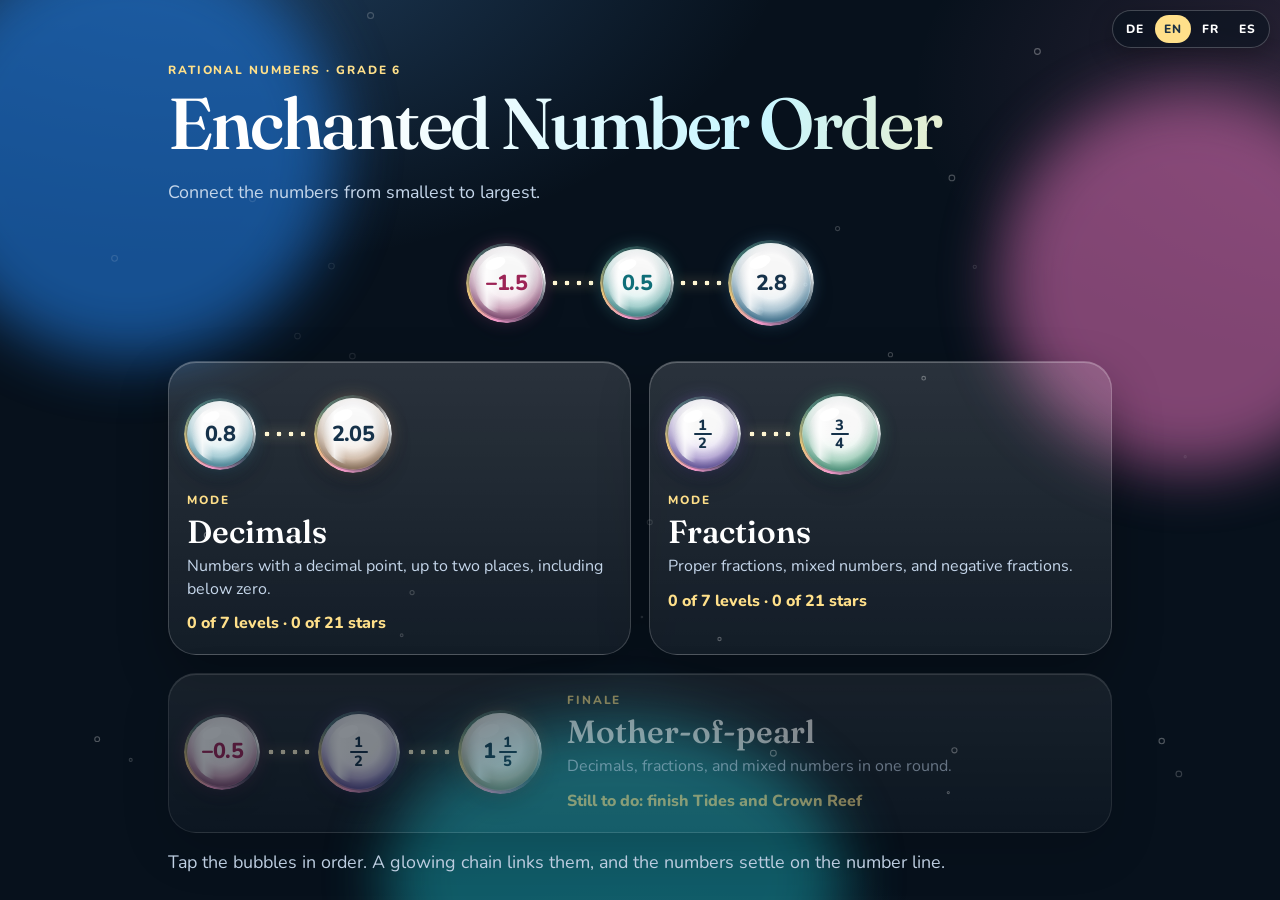
<file: index.html>
<!DOCTYPE html>
<html lang="de">
<head>
  <meta charset="utf-8">
  <meta name="viewport" content="width=device-width, initial-scale=1">
  <title>Zauberhafte Zahlenordnung</title>
  <meta name="description" content="Zauberhafte Zahlenordnung. Rationale Zahlen von klein nach groß verbinden. Dezimalzahlen und Brüche, Klasse 6.">
  <link rel="icon" href="data:image/svg+xml,%3Csvg xmlns='http://www.w3.org/2000/svg' viewBox='0 0 32 32'%3E%3Ccircle cx='16' cy='16' r='12' fill='%23e8f7ff' stroke='%23f4c7e4' stroke-width='2'/%3E%3C/svg%3E">
  <link rel="preconnect" href="https://fonts.googleapis.com">
  <link rel="preconnect" href="https://fonts.gstatic.com" crossorigin>
  <link href="https://fonts.googleapis.com/css2?family=Fraunces:opsz,wght@9..144,560;9..144,640&family=Nunito:wght@600;700;800&display=swap" rel="stylesheet">
  <link rel="stylesheet" href="styles.css">
</head>
<body>
  <div class="sky" aria-hidden="true">
    <div class="orb o1"></div>
    <div class="orb o2"></div>
    <div class="orb o3"></div>
  </div>
  <canvas id="motes" aria-hidden="true"></canvas>
  <nav class="langs" id="langs" aria-label="Sprache">
    <button type="button" data-lang="de" lang="de" aria-pressed="true">DE</button>
    <button type="button" data-lang="en" lang="en" aria-pressed="false">EN</button>
    <button type="button" data-lang="fr" lang="fr" aria-pressed="false">FR</button>
    <button type="button" data-lang="es" lang="es" aria-pressed="false">ES</button>
  </nav>

  <section class="screen" id="home" data-screen="home">
    <div class="home-wrap">
      <p class="eyebrow" data-i18n="eyebrow">Rationale Zahlen · Klasse 6</p>
      <h1 data-i18n="appTitle">Zauberhafte Zahlenordnung</h1>
      <p class="lead" data-i18n="lead">Verbinde die Zahlen von der kleinsten zur größten.</p>
      <div class="demo" aria-hidden="true">
        <div class="bubble deco is-neg" style="--size:74px;--hue:330;--sheen-delay:-.4s;--spin-dur:8s">
          <span class="sheen"></span>
          <span class="face"><span class="deci" data-deci="-1.5">−1,5</span></span>
        </div>
        <div class="demo-link"></div>
        <div class="bubble deco is-zero" style="--size:68px;--hue:174;--sheen-delay:-2.2s;--spin-dur:6.5s">
          <span class="sheen"></span>
          <span class="face"><span class="deci" data-deci="0.5">0,5</span></span>
        </div>
        <div class="demo-link"></div>
        <div class="bubble deco" style="--size:80px;--hue:200;--sheen-delay:-3.4s;--spin-dur:9s">
          <span class="sheen"></span>
          <span class="face"><span class="deci" data-deci="2.8">2,8</span></span>
        </div>
      </div>
      <div class="modes">
        <button class="mode-card" type="button" id="open-dezi">
          <span class="card-row" aria-hidden="true">
            <span class="bubble deco" style="--size:66px;--hue:190;--sheen-delay:-1s">
              <span class="sheen"></span>
              <span class="face"><span class="deci" data-deci="0.8">0,8</span></span>
            </span>
            <span class="demo-link"></span>
            <span class="bubble deco" style="--size:72px;--hue:28;--sheen-delay:-2.5s">
              <span class="sheen"></span>
              <span class="face"><span class="deci" data-deci="2.05">2,05</span></span>
            </span>
          </span>
          <span class="kicker" data-i18n="kickerMode">Modus</span>
          <span class="card-title" data-i18n="cardDeziTitle">Dezimalzahlen</span>
          <span class="card-lead" data-i18n="cardDeziLead">Zahlen mit Komma, bis zu zwei Stellen, auch unter null.</span>
          <span class="card-meta" id="meta-dezi"></span>
        </button>
        <button class="mode-card" type="button" id="open-bruch">
          <span class="card-row" aria-hidden="true">
            <span class="bubble deco" style="--size:70px;--hue:262;--sheen-delay:-.8s">
              <span class="sheen"></span>
              <span class="face"><span class="stack"><span class="num">1</span><span class="bar"></span><span class="den">2</span></span></span>
            </span>
            <span class="demo-link"></span>
            <span class="bubble deco" style="--size:76px;--hue:150;--sheen-delay:-2s">
              <span class="sheen"></span>
              <span class="face"><span class="stack"><span class="num">3</span><span class="bar"></span><span class="den">4</span></span></span>
            </span>
          </span>
          <span class="kicker" data-i18n="kickerMode">Modus</span>
          <span class="card-title" data-i18n="cardBruchTitle">Brüche</span>
          <span class="card-lead" data-i18n="cardBruchLead">Echte Brüche, gemischte Zahlen und negative Brüche.</span>
          <span class="card-meta" id="meta-bruch"></span>
        </button>
        <button class="mode-card finale" type="button" id="open-misch">
          <span class="card-row" aria-hidden="true">
            <span class="bubble deco is-neg" style="--size:70px;--hue:330;--sheen-delay:-.6s">
              <span class="sheen"></span>
              <span class="face"><span class="deci" data-deci="-0.5">−0,5</span></span>
            </span>
            <span class="demo-link"></span>
            <span class="bubble deco" style="--size:76px;--hue:262;--sheen-delay:-1.8s">
              <span class="sheen"></span>
              <span class="face"><span class="stack"><span class="num">1</span><span class="bar"></span><span class="den">2</span></span></span>
            </span>
            <span class="demo-link"></span>
            <span class="bubble deco" style="--size:78px;--hue:28;--sheen-delay:-2.6s">
              <span class="sheen"></span>
              <span class="face"><span class="whole">1</span><span class="stack"><span class="num">1</span><span class="bar"></span><span class="den">5</span></span></span>
            </span>
          </span>
          <span class="kicker" data-i18n="kickerFinale">Abschluss</span>
          <span class="card-title" data-i18n="cardMischTitle">Perlmutt</span>
          <span class="card-lead" data-i18n="cardMischLead">Dezimalzahlen, Brüche und gemischte Zahlen in einer Runde.</span>
          <span class="card-meta" id="meta-misch"></span>
        </button>
      </div>
      <p class="how" data-i18n="how">Tippe die Blasen der Reihe nach an. Eine Leuchtkette verbindet sie, und die Zahlen setzen sich auf den Zahlenstrahl.</p>
      <button class="textbtn" type="button" id="reset" data-i18n="reset">Fortschritt löschen</button>
    </div>
  </section>

  <section class="screen" id="levels" data-screen="levels" hidden>
    <div class="levels-wrap">
      <div class="top">
        <button class="hudbtn" type="button" id="back-home" data-i18n="backHome">Start</button>
        <div class="grow">
          <p class="kicker" id="levels-kicker"></p>
          <h1 id="levels-title"></h1>
          <p class="lead" id="levels-lead"></p>
        </div>
      </div>
      <p class="fine" data-i18n="fine">Jeder Fehler und jede Hilfe kostet einen Stern. Drei Sterne gibt es ohne Fehler und ohne Hilfe. Nach vier Fehlern endet das Level.</p>
      <div class="level-list" id="level-list"></div>
    </div>
  </section>

  <section class="screen" id="play" data-screen="play" hidden>
    <header class="top">
      <button class="hudbtn" type="button" id="back-levels" data-i18n="backLevels">Level</button>
      <div class="grow">
        <p class="kicker" id="play-kicker"></p>
        <h1 id="play-title"></h1>
      </div>
      <div class="hud-right">
        <div id="live-stars" class="stars" role="img"></div>
        <button class="hudbtn" type="button" id="sound"></button>
      </div>
    </header>
    <p class="goal" id="goal"></p>
    <div class="stage" id="stage">
      <svg id="links" aria-hidden="true">
        <defs>
          <filter id="pearlglow" x="-40%" y="-40%" width="180%" height="180%">
            <feGaussianBlur stdDeviation="1.5" result="b"></feGaussianBlur>
            <feMerge>
              <feMergeNode in="b"></feMergeNode>
              <feMergeNode in="SourceGraphic"></feMergeNode>
            </feMerge>
          </filter>
        </defs>
      </svg>
      <div id="bubbles"></div>
    </div>
    <div class="nline" id="nline" aria-hidden="true"></div>
    <div class="play-bottom">
      <p id="feedback" aria-live="polite"></p>
      <div class="actions">
        <button class="hudbtn" type="button" id="rule" data-i18n="rule">Merksatz</button>
        <button class="hudbtn" type="button" id="hint" data-i18n="hint" title="Hebt die nächste Blase hervor. Kostet einen Stern.">Hilfe</button>
      </div>
    </div>
  </section>

  <dialog id="done">
    <div class="done-card">
      <p class="kicker" id="done-kicker"></p>
      <h2 id="done-title"></h2>
      <div id="done-stars" class="stars big" role="img"></div>
      <p id="done-stats"></p>
      <p id="done-note"></p>
      <p class="fine" id="done-seq-label" data-i18n="seqLabel">Von klein nach groß</p>
      <div id="done-seq" class="seq" aria-hidden="true"></div>
      <p id="done-order" class="sr"></p>
      <div class="done-actions">
        <button class="ghost" type="button" id="done-replay" data-i18n="replay">Nochmal</button>
        <button class="primary" type="button" id="done-next" data-i18n="next">Nächstes Level</button>
        <button class="ghost" type="button" id="done-list" data-i18n="toList">Zur Übersicht</button>
      </div>
    </div>
  </dialog>

  <noscript><p>Zum Spielen muss JavaScript an sein. JavaScript needs to be on to play. JavaScript doit être activé pour jouer. Para jugar, JavaScript tiene que estar activado.</p></noscript>
  <script src="i18n.js"></script>
  <script src="logic.js"></script>
  <script src="app.js"></script>
</body>
</html>
</file>
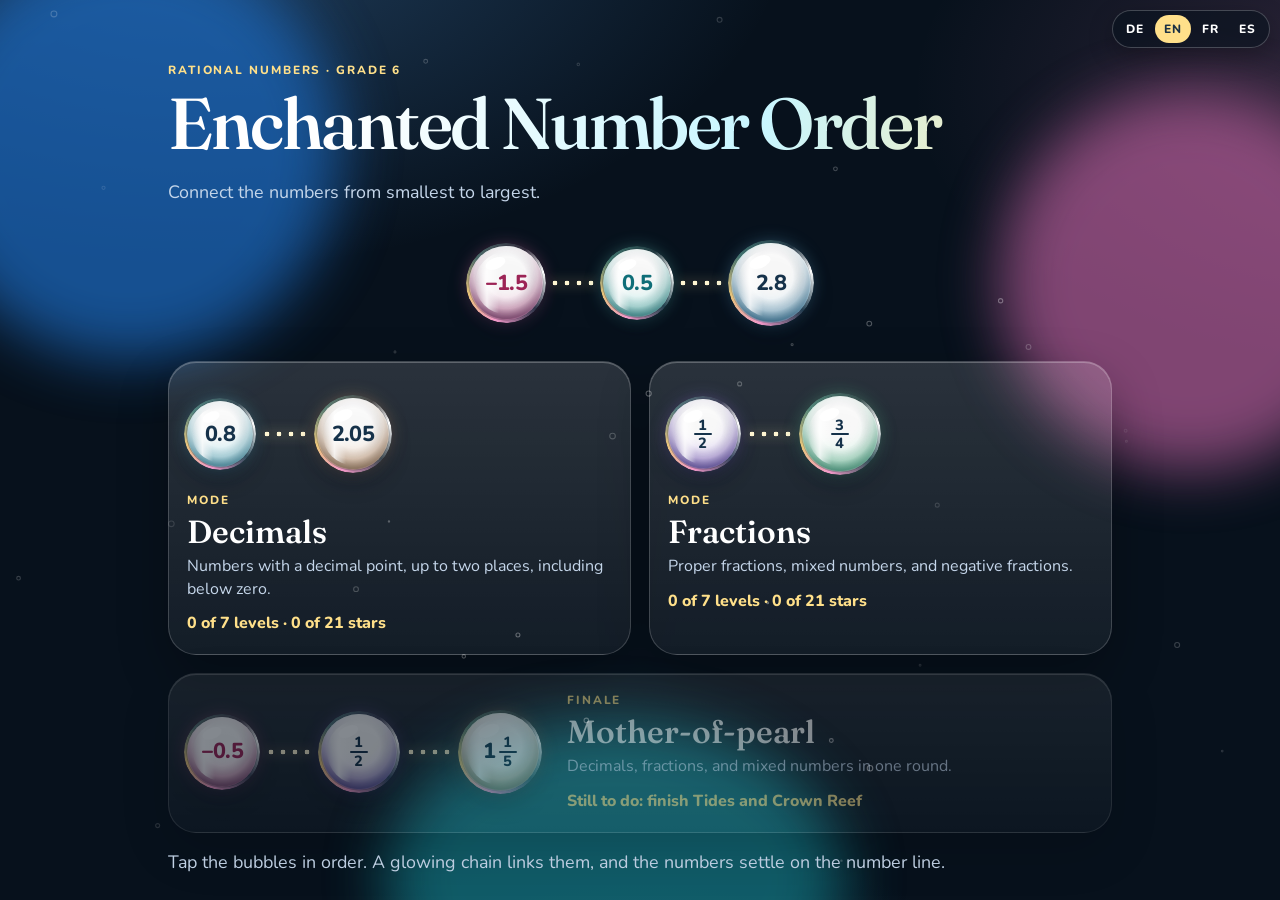
<file: Schimmerblasen.html>
<!DOCTYPE html>
<!-- Zauberhafte Zahlenordnung, eine Datei. Funktioniert ohne weitere Dateien und ohne Internet.
     Schriften: Fraunces (Copyright 2018 The Fraunces Project Authors) und
     Nunito (Copyright 2014 The Nunito Project Authors), SIL Open Font License 1.1.
     https://openfontlicense.org -->
<html lang="de">
<head>
  <meta charset="utf-8">
  <meta name="viewport" content="width=device-width, initial-scale=1">
  <title>Zauberhafte Zahlenordnung</title>
  <meta name="description" content="Zauberhafte Zahlenordnung. Rationale Zahlen von klein nach groß verbinden. Dezimalzahlen und Brüche, Klasse 6.">
  <link rel="icon" href="data:image/svg+xml,%3Csvg xmlns='http://www.w3.org/2000/svg' viewBox='0 0 32 32'%3E%3Ccircle cx='16' cy='16' r='12' fill='%23e8f7ff' stroke='%23f4c7e4' stroke-width='2'/%3E%3C/svg%3E">
  <style>
@font-face {
  font-family: 'Fraunces';
  font-style: normal;
  font-weight: 100 900;
  font-display: swap;
  src: url([data-uri]) format('woff2');
  unicode-range: U+0000-00FF, U+0131, U+0152-0153, U+02BB-02BC, U+02C6, U+02DA, U+02DC, U+0304, U+0308, U+0329, U+2000-206F, U+20AC, U+2122, U+2191, U+2193, U+2212, U+2215, U+FEFF, U+FFFD;
}
@font-face {
  font-family: 'Nunito';
  font-style: normal;
  font-weight: 200 1000;
  font-display: swap;
  src: url([data-uri]) format('woff2');
  unicode-range: U+0000-00FF, U+0131, U+0152-0153, U+02BB-02BC, U+02C6, U+02DA, U+02DC, U+0304, U+0308, U+0329, U+2000-206F, U+20AC, U+2122, U+2191, U+2193, U+2212, U+2215, U+FEFF, U+FFFD;
}
:root {
  --ink: #f4f8ff;
  --muted: #c5d6ea;
  --gold: #ffe08a;
  --deep: #07111c;
  --font: "Nunito", "Segoe UI", sans-serif;
  --display: "Fraunces", "Palatino Linotype", Palatino, Georgia, serif;
  color-scheme: dark;
}

* { box-sizing: border-box; }

html, body { height: 100%; }

body {
  margin: 0;
  font-family: var(--font);
  color: var(--ink);
  background:
    radial-gradient(1000px 600px at 15% -10%, rgba(80, 150, 220, .35), transparent 60%),
    radial-gradient(900px 520px at 110% 10%, rgba(210, 120, 180, .22), transparent 55%),
    radial-gradient(800px 500px at 50% 120%, rgba(40, 120, 140, .28), transparent 50%),
    var(--deep);
  overflow: hidden;
}

button { font: inherit; cursor: pointer; }
button:disabled { cursor: default; }

:focus-visible {
  outline: 2px solid var(--gold);
  outline-offset: 3px;
}

#motes, .sky { position: fixed; inset: 0; pointer-events: none; }
#motes { z-index: 0; }
.sky { z-index: 0; overflow: hidden; }

.orb {
  position: absolute;
  border-radius: 50%;
  filter: blur(30px);
  opacity: .7;
  animation: drift 32s ease-in-out infinite;
}
.o1 { width: 420px; height: 420px; left: -80px; top: -60px; background: #1d6cc4; }
.o2 { width: 380px; height: 380px; right: -100px; top: 10%; background: #b45c98; animation-delay: -10s; }
.o3 { width: 460px; height: 320px; left: 30%; bottom: -140px; background: #147a86; animation-delay: -18s; }

@keyframes drift {
  0%, 100% { transform: translate(0, 0) scale(1); }
  50% { transform: translate(24px, 18px) scale(1.06); }
}

.screen { position: relative; z-index: 1; height: 100dvh; overflow-x: hidden; overflow-y: auto; }
.screen[hidden] { display: none !important; }

.home-wrap, .levels-wrap {
  width: auto;
  max-width: 980px;
  margin: 0 auto;
  padding: 62px 18px 48px;
}

.eyebrow, .kicker {
  margin: 0;
  letter-spacing: .16em;
  text-transform: uppercase;
  font-size: .74rem;
  font-weight: 800;
  color: var(--gold);
}

h1 {
  margin: 8px 0 0;
  font-family: var(--display);
  font-weight: 560;
  font-size: clamp(3rem, 8vw, 5.5rem);
  max-width: 100%;
  letter-spacing: -0.03em;
  line-height: .95;
  background: linear-gradient(100deg, #fff 10%, #c8f6ff 35%, #ffe6a6 55%, #ffc4e4 78%, #fff 95%);
  background-size: 180% 100%;
  -webkit-background-clip: text;
  background-clip: text;
  color: transparent;
  animation: titleShift 10s ease-in-out infinite;
}

@keyframes titleShift {
  0%, 100% { background-position: 0% 50%; }
  50% { background-position: 100% 50%; }
}

#home h1 {
  max-width: 100%;
  font-size: clamp(2rem, 6.4vw, 4.5rem);
  line-height: 1.05;
  padding-bottom: 0.16em;
  margin-bottom: -0.16em;
  white-space: nowrap;
  letter-spacing: -0.034em;
}

.lead, .how, .fine {
  color: var(--muted);
  font-size: 1.12rem;
  line-height: 1.45;
}

.lead { max-width: 36rem; }

.demo {
  display: flex;
  align-items: center;
  justify-content: center;
  gap: 6px;
  min-height: 120px;
  margin: 8px 0 18px;
}

.demo-link {
  width: 48px;
  height: 10px;
  background: radial-gradient(circle, #fff6d2 2.2px, transparent 2.6px) left center / 12px 10px repeat-x;
  filter: drop-shadow(0 0 6px rgba(255, 220, 150, .8));
}

.modes {
  display: grid;
  grid-template-columns: 1fr 1fr;
  gap: 18px;
  margin-top: 8px;
}

.mode-card {
  text-align: left;
  color: white;
  border-radius: 28px;
  padding: 18px 18px 20px;
  background: linear-gradient(180deg, rgba(255,255,255,.14), rgba(255,255,255,.05));
  border: 1px solid rgba(255,255,255,.18);
  box-shadow: 0 18px 50px rgba(0,0,0,.28), inset 0 1px 0 rgba(255,255,255,.25);
  display: flex;
  flex-direction: column;
  gap: 4px;
  transition: transform .2s ease, border-color .2s ease;
}
.mode-card:hover { transform: translateY(-4px); border-color: rgba(255, 224, 138, .75); }
.card-title { font-family: var(--display); font-size: 2rem; font-weight: 560; }
.card-lead { color: var(--muted); line-height: 1.4; }
.card-meta { margin-top: 8px; font-weight: 800; color: var(--gold); }
.card-row {
  display: flex;
  align-items: center;
  justify-content: center;
  gap: 8px;
  min-height: 108px;
}
.mode-card.finale { grid-column: 1 / -1; }
.mode-card.finale.open { border-color: rgba(255, 224, 138, .75); }
.mode-card.locked { opacity: .5; }
.mode-card:disabled:hover { transform: none; border-color: rgba(255,255,255,.18); }
@media (min-width: 761px) {
  .mode-card.finale {
    display: grid;
    grid-template-columns: auto minmax(0, 1fr);
    grid-template-areas:
      "row kicker"
      "row title"
      "row lead"
      "row meta";
    column-gap: 28px;
    align-items: center;
    padding-right: 32px;
  }
  .mode-card.finale .card-row { grid-area: row; min-width: 280px; }
  .mode-card.finale .kicker { grid-area: kicker; }
  .mode-card.finale .card-title { grid-area: title; }
  .mode-card.finale .card-lead { grid-area: lead; }
  .mode-card.finale .card-meta { grid-area: meta; }
}

.levels-wrap { width: min(760px, calc(100% - 28px)); }
.top {
  display: flex;
  align-items: center;
  gap: 14px;
}
.top h1 {
  font-size: clamp(2rem, 4vw, 3rem);
  animation: none;
  background: none;
  color: white;
  -webkit-text-fill-color: white;
}
.grow { flex: 1; min-width: 0; }
.hud-right { display: flex; align-items: center; gap: 10px; }

.level-list { display: flex; flex-direction: column; gap: 10px; margin-top: 18px; }

.level {
  width: 100%;
  display: grid;
  grid-template-columns: auto 1fr auto;
  grid-template-areas:
    "no name stars"
    "no blurb stars";
  gap: 2px 14px;
  align-items: center;
  text-align: left;
  color: white;
  padding: 14px 16px;
  border-radius: 20px;
  border: 1px solid rgba(255,255,255,.14);
  background: rgba(8, 20, 40, .45);
  box-shadow: inset 0 1px 0 rgba(255,255,255,.12);
}
.level:hover:not(:disabled) { border-color: rgba(255, 224, 138, .7); }
.level.next-up { border-color: rgba(255, 224, 138, .85); box-shadow: 0 0 0 1px rgba(255, 224, 138, .35), 0 10px 30px rgba(0,0,0,.2); }
.level.locked { opacity: .48; }
.lvl-no {
  grid-area: no;
  width: 42px;
  height: 42px;
  border-radius: 50%;
  display: grid;
  place-items: center;
  font-weight: 800;
  background: rgba(255,255,255,.1);
}
.lvl-name { grid-area: name; font-weight: 800; font-size: 1.08rem; }
.lvl-blurb { grid-area: blurb; color: var(--muted); font-size: .95rem; }
.level > .stars { grid-area: stars; }
.pips { grid-area: pips; display: flex; gap: 4px; }
.pips i {
  width: 8px;
  height: 8px;
  border-radius: 50%;
  background: rgba(255,255,255,.16);
  display: block;
}
.pips i.on { background: var(--gold); }

#play {
  display: grid;
  grid-template-rows: auto auto minmax(240px, 1fr) auto auto;
  gap: 8px;
  padding: 54px 16px 14px;
  overflow: hidden;
}
#play h1 { font-size: clamp(1.6rem, 3vw, 2.3rem); margin: 0; animation: none; background: none; color: white; -webkit-text-fill-color: white; }

.goal {
  margin: 0;
  text-align: center;
  font-weight: 800;
  color: #fff6d4;
  text-shadow: 0 2px 10px rgba(0,0,0,.35);
}

.stage {
  position: relative;
  border-radius: 30px;
  overflow: hidden;
  background:
    radial-gradient(ellipse at 50% 30%, rgba(150, 210, 255, .16), transparent 55%),
    radial-gradient(ellipse at 20% 80%, rgba(255, 170, 210, .08), transparent 40%),
    rgba(4, 12, 28, .35);
  box-shadow: inset 0 0 80px rgba(2, 8, 20, .45), inset 0 0 0 1px rgba(255,255,255,.08);
  min-height: 0;
}

#links, #bubbles { position: absolute; inset: 0; }
#links { z-index: 1; width: 100%; height: 100%; overflow: visible; }
#bubbles { z-index: 2; }

.thread {
  fill: none;
  stroke: rgba(255, 236, 190, .55);
  stroke-width: 2;
  stroke-linecap: round;
}
.pearls {
  fill: none;
  stroke: #fff6d2;
  stroke-width: 7;
  stroke-linecap: round;
  stroke-dasharray: .2 15;
  filter: url(#pearlglow);
}

.bubble {
  width: var(--size);
  height: var(--size);
  border: 0;
  border-radius: 50%;
  padding: 0;
  position: relative;
  display: block;
  flex-shrink: 0;
  color: #16324a;
  background:
    radial-gradient(circle at 50% 42%, rgba(255,255,255,.97) 0 36%, rgba(255,255,255,.78) 56%, rgba(232, 246, 255, .35) 72%, rgba(255,255,255,.08) 100%);
  box-shadow:
    inset 0 -14px 18px hsla(var(--hue), 75%, 52%, .33),
    inset 0 10px 14px rgba(255,255,255,.75),
    0 12px 22px rgba(3, 10, 24, .3),
    0 0 18px hsla(var(--hue), 90%, 72%, .35);
  animation: glowPulse 4.8s ease-in-out infinite;
  animation-delay: var(--sheen-delay, 0s);
  -webkit-tap-highlight-color: transparent;
  user-select: none;
}
#bubbles .bubble { position: absolute; left: 0; top: 0; touch-action: manipulation; }
.bubble.deco { animation: wabern 6.5s ease-in-out infinite; animation-delay: var(--sheen-delay, 0s); }
.bubble:hover { filter: brightness(1.04); }
.bubble.is-neg { color: #9c2456; }
.bubble.is-zero { color: #0f6e78; }

.bubble::before {
  content: "";
  position: absolute;
  inset: -3px;
  border-radius: 50%;
  background: conic-gradient(from 30deg,
    rgba(255,255,255,.05),
    #fff 12%,
    rgba(140, 220, 255, .15) 28%,
    rgba(255, 160, 210, .95) 46%,
    rgba(255, 214, 130, .9) 62%,
    rgba(150, 255, 220, .35) 78%,
    rgba(255,255,255,.05));
  -webkit-mask: radial-gradient(circle, transparent 63%, #000 67%);
  mask: radial-gradient(circle, transparent 63%, #000 67%);
  animation: spin var(--spin-dur, 7.5s) linear infinite;
  pointer-events: none;
}
.bubble::after {
  content: "";
  position: absolute;
  width: 28%;
  height: 15%;
  left: 22%;
  top: 16%;
  border-radius: 50%;
  background: rgba(255,255,255,.92);
  transform: rotate(-22deg);
  pointer-events: none;
  z-index: 3;
}
.sheen {
  position: absolute;
  inset: 8%;
  border-radius: 50%;
  overflow: hidden;
  pointer-events: none;
  z-index: 1;
}
.sheen::after {
  content: "";
  position: absolute;
  top: -30%;
  left: 0;
  width: 38%;
  height: 160%;
  background: linear-gradient(90deg, transparent, rgba(255,255,255,.8), transparent);
  animation: sweep 5.2s ease-in-out infinite;
  animation-delay: var(--sheen-delay, 0s);
}
.face {
  position: absolute;
  inset: 0;
  z-index: 4;
  display: flex;
  align-items: center;
  justify-content: center;
  gap: .2em;
  font-weight: 800;
  line-height: 1;
}
.deci, .whole, .sign { font-size: 1.35em; font-variant-numeric: tabular-nums; letter-spacing: -0.03em; }
.stack { display: inline-flex; flex-direction: column; align-items: center; min-width: 1.15em; }
.num, .den { font-size: .92em; padding: 0 .12em; }
.bar { align-self: stretch; height: 2px; margin: 1px 0; border-radius: 1px; background: currentColor; }

.badge {
  display: none;
  position: absolute;
  right: -1px;
  bottom: 1px;
  z-index: 6;
  width: 26px;
  height: 26px;
  border-radius: 50%;
  place-items: center;
  background: radial-gradient(circle at 35% 30%, #fff, #ffe08a 42%, #e2a43a);
  color: #6a4308;
  font-size: 13px;
  font-weight: 800;
  box-shadow: 0 2px 6px rgba(0,0,0,.3);
}
.bubble.linked .badge { display: grid; }
.bubble.linked {
  box-shadow:
    inset 0 0 0 3px rgba(240, 186, 70, .95),
    inset 0 -12px 16px rgba(255, 200, 90, .25),
    0 0 18px rgba(255, 210, 120, .45),
    0 10px 20px rgba(0,0,0,.25);
}
.bubble.hint { z-index: 6; animation: hintPulse .55s ease-in-out 4; }
.bubble.nope {
  animation: none;
  box-shadow: inset 0 0 0 3px rgba(214, 60, 100, .9), 0 0 18px rgba(214, 60, 100, .4);
}

@keyframes spin { to { transform: rotate(360deg); } }
@keyframes sweep {
  0%, 18% { transform: translateX(-40%) rotate(18deg); opacity: 0; }
  32% { opacity: 1; }
  58%, 100% { transform: translateX(280%) rotate(18deg); opacity: 0; }
}
@keyframes glowPulse {
  0%, 100% { filter: saturate(1); }
  50% { filter: saturate(1.18) brightness(1.05); }
}
@keyframes wabern {
  0%, 100% { transform: translate(0, 0); }
  50% { transform: translate(5px, -12px); }
}
@keyframes hintPulse {
  0%, 100% { box-shadow: 0 0 0 0 rgba(255, 224, 138, 0), inset 0 0 0 3px rgba(255, 224, 138, .95); }
  50% { box-shadow: 0 0 0 12px rgba(255, 224, 138, 0), 0 0 26px rgba(255, 224, 138, .9); }
}
@keyframes spark {
  to { transform: translate(var(--dx), var(--dy)) scale(.4); opacity: 0; }
}
.spark {
  position: absolute;
  width: 7px;
  height: 7px;
  margin: -3px 0 0 -3px;
  border-radius: 50%;
  background: white;
  pointer-events: none;
  z-index: 7;
  animation: spark .6s ease-out forwards;
}

.nline { position: relative; height: 74px; }
.nline-label {
  position: absolute;
  left: 0;
  top: 0;
  margin: 0;
  font-size: .68rem;
  letter-spacing: .14em;
  text-transform: uppercase;
  font-weight: 800;
  color: rgba(255,255,255,.45);
}
.track {
  position: absolute;
  left: 0;
  right: 0;
  top: 30px;
  height: 3px;
  border-radius: 99px;
  background: linear-gradient(90deg, transparent, rgba(255,255,255,.78), transparent);
}
.zero {
  position: absolute;
  top: 6px;
  transform: translateX(-50%);
  color: #9ad7d8;
  font-size: 12px;
  font-weight: 800;
}
.zero::after {
  content: "";
  position: absolute;
  left: 50%;
  top: 16px;
  width: 2px;
  height: 16px;
  background: #9ad7d8;
  transform: translateX(-50%);
}
.dot {
  position: absolute;
  top: 24px;
  width: 14px;
  height: 14px;
  margin-left: -7px;
  border-radius: 50%;
  background: radial-gradient(circle at 35% 35%, #fff, #ffe08a);
  box-shadow: 0 0 10px rgba(255, 214, 140, .85);
}
.dot span {
  position: absolute;
  top: 16px;
  left: 50%;
  transform: translateX(-50%);
  font-size: 12px;
  font-weight: 800;
  white-space: nowrap;
  color: #f5f9ff;
  text-shadow: 0 1px 4px rgba(0,0,0,.7);
}

.play-bottom {
  display: grid;
  grid-template-columns: 1fr auto;
  gap: 12px;
  align-items: center;
}
#feedback {
  margin: 0;
  min-height: 2.6em;
  text-align: center;
  font-weight: 800;
  line-height: 1.35;
}
#feedback.coach { color: #d5e6f8; font-weight: 700; }
#feedback.bad { color: #ffc1d0; }
#feedback.info { color: #d5e6f8; }
.actions { display: flex; gap: 8px; }

.hudbtn, .textbtn, .primary, .ghost {
  border-radius: 999px;
  border: 1px solid rgba(255,255,255,.18);
  background: rgba(255,255,255,.08);
  color: white;
  padding: 10px 14px;
  font-weight: 800;
}
.hudbtn:hover, .ghost:hover, .textbtn:hover, .mode-card:hover, .level:hover:not(:disabled) { filter: brightness(1.06); }
.primary {
  background: linear-gradient(180deg, #ffe7a8, #f0b429);
  color: #5c3d08;
  border-color: transparent;
}
.textbtn { background: transparent; color: var(--muted); border-color: transparent; padding-left: 0; }
.hudbtn:disabled { opacity: .45; }

dialog {
  border: 0;
  padding: 0;
  background: transparent;
  color: inherit;
  max-width: none;
}
dialog::backdrop { background: rgba(4, 10, 20, .62); backdrop-filter: blur(8px); }
.done-card {
  width: min(580px, 92vw);
  text-align: center;
  padding: 28px 22px 22px;
  border-radius: 28px;
  background: linear-gradient(180deg, rgba(18, 40, 74, .97), rgba(8, 18, 36, .97));
  border: 1px solid rgba(255,255,255,.16);
  box-shadow: 0 30px 80px rgba(0,0,0,.45);
}
.done-card h2 {
  margin: 6px 0 10px;
  font-family: var(--display);
  font-weight: 560;
  font-size: clamp(2rem, 5vw, 2.8rem);
}
.stars { display: flex; gap: 3px; justify-content: center; }
.star { width: 22px; height: 22px; display: block; }
.stars.big .star { width: 46px; height: 46px; }
.star.on { fill: var(--gold); filter: drop-shadow(0 0 8px rgba(255, 210, 120, .75)); }
.star.off { fill: rgba(255,255,255,.16); }
.stars.big .star.on { animation: pop .5s ease both; }
@keyframes pop { from { transform: scale(.4); opacity: 0; } to { transform: none; opacity: 1; } }

.seq {
  display: flex;
  flex-wrap: wrap;
  gap: 8px 6px;
  justify-content: center;
  align-items: center;
  margin: 14px 0 6px;
}
.token {
  display: inline-flex;
  align-items: center;
  gap: 3px;
  padding: 4px 8px;
  border-radius: 12px;
  background: rgba(255,255,255,.92);
  color: #16324a;
  font-weight: 800;
  line-height: 1;
}
.token.is-neg { color: #9c2456; }
.token.is-zero { color: #0f6e78; }
.token .num, .token .den { font-size: .82rem; }
.token .whole, .token .sign { font-size: 1rem; }
.seq-arrow { color: rgba(255,255,255,.55); font-weight: 800; }
.done-actions { display: flex; flex-wrap: wrap; gap: 8px; justify-content: center; margin-top: 16px; }
.sr {
  position: absolute;
  width: 1px;
  height: 1px;
  padding: 0;
  margin: -1px;
  overflow: hidden;
  clip: rect(0, 0, 0, 0);
  border: 0;
}

.mode-card {
  min-width: 0;
  white-space: normal;
}
.mode-card > *,
.lvl-name,
.lvl-blurb,
.how,
.fine,
.lead {
  min-width: 0;
  max-width: 100%;
}
.card-lead, .lead, .lvl-blurb, .how, .fine { overflow-wrap: break-word; }

@media (max-width: 760px) {
  .modes, .play-bottom { grid-template-columns: 1fr; }
  .home-wrap, .levels-wrap { padding: 56px 16px 40px; }
  .lead, .card-lead, .how, .fine { font-size: 1rem; }
  .card-title { font-size: clamp(1.55rem, 7vw, 2rem); }
  h1 { font-size: clamp(1.7rem, 8vw, 2.7rem); }
  .top { align-items: flex-start; }
  #play .top { align-items: center; gap: 8px; }
  #play .hud-right { flex-direction: column; align-items: flex-end; gap: 4px; }
  #play .hudbtn { padding: 7px 10px; }
  #play .kicker { letter-spacing: .08em; font-size: .66rem; white-space: normal; }
  #play h1 { font-size: clamp(1.02rem, 4.4vw, 1.4rem); white-space: normal; line-height: 1.05; }
  .actions { justify-content: center; }
  .demo .bubble { width: 58px !important; height: 58px !important; font-size: 14px !important; }
  .card-row .bubble { width: 60px !important; height: 60px !important; font-size: 14px !important; }
  .demo-link { width: 26px; }
}

.langs {
  position: fixed;
  z-index: 8;
  top: 10px;
  right: 10px;
  display: flex;
  gap: 2px;
  padding: 4px;
  border-radius: 999px;
  background: rgba(7, 17, 28, .55);
  border: 1px solid rgba(255,255,255,.22);
  box-shadow: 0 8px 24px rgba(0,0,0,.25);
}
.langs button {
  border: 0;
  background: transparent;
  color: white;
  font-weight: 800;
  font-size: .75rem;
  letter-spacing: .08em;
  border-radius: 999px;
  padding: 6px 9px;
}
.langs button.on {
  background: var(--gold);
  color: #1a3144;
}

@media (prefers-reduced-motion: reduce) {
  *, *::before, *::after {
    animation-duration: .01ms !important;
    animation-iteration-count: 1 !important;
    transition-duration: .01ms !important;
  }
}

  </style>
</head>
<body>
  <div class="sky" aria-hidden="true">
    <div class="orb o1"></div>
    <div class="orb o2"></div>
    <div class="orb o3"></div>
  </div>
  <canvas id="motes" aria-hidden="true"></canvas>
  <nav class="langs" id="langs" aria-label="Sprache">
    <button type="button" data-lang="de" lang="de" aria-pressed="true">DE</button>
    <button type="button" data-lang="en" lang="en" aria-pressed="false">EN</button>
    <button type="button" data-lang="fr" lang="fr" aria-pressed="false">FR</button>
    <button type="button" data-lang="es" lang="es" aria-pressed="false">ES</button>
  </nav>

  <section class="screen" id="home" data-screen="home">
    <div class="home-wrap">
      <p class="eyebrow" data-i18n="eyebrow">Rationale Zahlen · Klasse 6</p>
      <h1 data-i18n="appTitle">Zauberhafte Zahlenordnung</h1>
      <p class="lead" data-i18n="lead">Verbinde die Zahlen von der kleinsten zur größten.</p>
      <div class="demo" aria-hidden="true">
        <div class="bubble deco is-neg" style="--size:74px;--hue:330;--sheen-delay:-.4s;--spin-dur:8s">
          <span class="sheen"></span>
          <span class="face"><span class="deci" data-deci="-1.5">−1,5</span></span>
        </div>
        <div class="demo-link"></div>
        <div class="bubble deco is-zero" style="--size:68px;--hue:174;--sheen-delay:-2.2s;--spin-dur:6.5s">
          <span class="sheen"></span>
          <span class="face"><span class="deci" data-deci="0.5">0,5</span></span>
        </div>
        <div class="demo-link"></div>
        <div class="bubble deco" style="--size:80px;--hue:200;--sheen-delay:-3.4s;--spin-dur:9s">
          <span class="sheen"></span>
          <span class="face"><span class="deci" data-deci="2.8">2,8</span></span>
        </div>
      </div>
      <div class="modes">
        <button class="mode-card" type="button" id="open-dezi">
          <span class="card-row" aria-hidden="true">
            <span class="bubble deco" style="--size:66px;--hue:190;--sheen-delay:-1s">
              <span class="sheen"></span>
              <span class="face"><span class="deci" data-deci="0.8">0,8</span></span>
            </span>
            <span class="demo-link"></span>
            <span class="bubble deco" style="--size:72px;--hue:28;--sheen-delay:-2.5s">
              <span class="sheen"></span>
              <span class="face"><span class="deci" data-deci="2.05">2,05</span></span>
            </span>
          </span>
          <span class="kicker" data-i18n="kickerMode">Modus</span>
          <span class="card-title" data-i18n="cardDeziTitle">Dezimalzahlen</span>
          <span class="card-lead" data-i18n="cardDeziLead">Zahlen mit Komma, bis zu zwei Stellen, auch unter null.</span>
          <span class="card-meta" id="meta-dezi"></span>
        </button>
        <button class="mode-card" type="button" id="open-bruch">
          <span class="card-row" aria-hidden="true">
            <span class="bubble deco" style="--size:70px;--hue:262;--sheen-delay:-.8s">
              <span class="sheen"></span>
              <span class="face"><span class="stack"><span class="num">1</span><span class="bar"></span><span class="den">2</span></span></span>
            </span>
            <span class="demo-link"></span>
            <span class="bubble deco" style="--size:76px;--hue:150;--sheen-delay:-2s">
              <span class="sheen"></span>
              <span class="face"><span class="stack"><span class="num">3</span><span class="bar"></span><span class="den">4</span></span></span>
            </span>
          </span>
          <span class="kicker" data-i18n="kickerMode">Modus</span>
          <span class="card-title" data-i18n="cardBruchTitle">Brüche</span>
          <span class="card-lead" data-i18n="cardBruchLead">Echte Brüche, gemischte Zahlen und negative Brüche.</span>
          <span class="card-meta" id="meta-bruch"></span>
        </button>
        <button class="mode-card finale" type="button" id="open-misch">
          <span class="card-row" aria-hidden="true">
            <span class="bubble deco is-neg" style="--size:70px;--hue:330;--sheen-delay:-.6s">
              <span class="sheen"></span>
              <span class="face"><span class="deci" data-deci="-0.5">−0,5</span></span>
            </span>
            <span class="demo-link"></span>
            <span class="bubble deco" style="--size:76px;--hue:262;--sheen-delay:-1.8s">
              <span class="sheen"></span>
              <span class="face"><span class="stack"><span class="num">1</span><span class="bar"></span><span class="den">2</span></span></span>
            </span>
            <span class="demo-link"></span>
            <span class="bubble deco" style="--size:78px;--hue:28;--sheen-delay:-2.6s">
              <span class="sheen"></span>
              <span class="face"><span class="whole">1</span><span class="stack"><span class="num">1</span><span class="bar"></span><span class="den">5</span></span></span>
            </span>
          </span>
          <span class="kicker" data-i18n="kickerFinale">Abschluss</span>
          <span class="card-title" data-i18n="cardMischTitle">Perlmutt</span>
          <span class="card-lead" data-i18n="cardMischLead">Dezimalzahlen, Brüche und gemischte Zahlen in einer Runde.</span>
          <span class="card-meta" id="meta-misch"></span>
        </button>
      </div>
      <p class="how" data-i18n="how">Tippe die Blasen der Reihe nach an. Eine Leuchtkette verbindet sie, und die Zahlen setzen sich auf den Zahlenstrahl.</p>
      <button class="textbtn" type="button" id="reset" data-i18n="reset">Fortschritt löschen</button>
    </div>
  </section>

  <section class="screen" id="levels" data-screen="levels" hidden>
    <div class="levels-wrap">
      <div class="top">
        <button class="hudbtn" type="button" id="back-home" data-i18n="backHome">Start</button>
        <div class="grow">
          <p class="kicker" id="levels-kicker"></p>
          <h1 id="levels-title"></h1>
          <p class="lead" id="levels-lead"></p>
        </div>
      </div>
      <p class="fine" data-i18n="fine">Jeder Fehler und jede Hilfe kostet einen Stern. Drei Sterne gibt es ohne Fehler und ohne Hilfe. Nach vier Fehlern endet das Level.</p>
      <div class="level-list" id="level-list"></div>
    </div>
  </section>

  <section class="screen" id="play" data-screen="play" hidden>
    <header class="top">
      <button class="hudbtn" type="button" id="back-levels" data-i18n="backLevels">Level</button>
      <div class="grow">
        <p class="kicker" id="play-kicker"></p>
        <h1 id="play-title"></h1>
      </div>
      <div class="hud-right">
        <div id="live-stars" class="stars" role="img"></div>
        <button class="hudbtn" type="button" id="sound"></button>
      </div>
    </header>
    <p class="goal" id="goal"></p>
    <div class="stage" id="stage">
      <svg id="links" aria-hidden="true">
        <defs>
          <filter id="pearlglow" x="-40%" y="-40%" width="180%" height="180%">
            <feGaussianBlur stdDeviation="1.5" result="b"></feGaussianBlur>
            <feMerge>
              <feMergeNode in="b"></feMergeNode>
              <feMergeNode in="SourceGraphic"></feMergeNode>
            </feMerge>
          </filter>
        </defs>
      </svg>
      <div id="bubbles"></div>
    </div>
    <div class="nline" id="nline" aria-hidden="true"></div>
    <div class="play-bottom">
      <p id="feedback" aria-live="polite"></p>
      <div class="actions">
        <button class="hudbtn" type="button" id="rule" data-i18n="rule">Merksatz</button>
        <button class="hudbtn" type="button" id="hint" data-i18n="hint" title="Hebt die nächste Blase hervor. Kostet einen Stern.">Hilfe</button>
      </div>
    </div>
  </section>

  <dialog id="done">
    <div class="done-card">
      <p class="kicker" id="done-kicker"></p>
      <h2 id="done-title"></h2>
      <div id="done-stars" class="stars big" role="img"></div>
      <p id="done-stats"></p>
      <p id="done-note"></p>
      <p class="fine" id="done-seq-label" data-i18n="seqLabel">Von klein nach groß</p>
      <div id="done-seq" class="seq" aria-hidden="true"></div>
      <p id="done-order" class="sr"></p>
      <div class="done-actions">
        <button class="ghost" type="button" id="done-replay" data-i18n="replay">Nochmal</button>
        <button class="primary" type="button" id="done-next" data-i18n="next">Nächstes Level</button>
        <button class="ghost" type="button" id="done-list" data-i18n="toList">Zur Übersicht</button>
      </div>
    </div>
  </dialog>

  <noscript><p>Zum Spielen muss JavaScript an sein. JavaScript needs to be on to play. JavaScript doit être activé pour jouer. Para jugar, JavaScript tiene que estar activado.</p></noscript>
  <script>
/* Zauberhafte Zahlenordnung — interface copy for de, en, fr, es.
   Number speech used by logic.js lives in speech(). */
(function (root) {
  const LANGS = ["de", "en", "fr", "es"];
  let lang = "de";

  const EN_NUM = ["", "one", "two", "three", "four", "five", "six", "seven", "eight", "nine", "ten"];
  const FR_NUM = ["", "un", "deux", "trois", "quatre", "cinq", "six", "sept", "huit", "neuf", "dix"];
  const ES_NUM = ["", "un", "dos", "tres", "cuatro", "cinco", "seis", "siete", "ocho", "nueve", "diez"];

  function word(list, num) {
    return list[num] || String(num);
  }

  function pairWord(table, num, den, fallback) {
    const pair = table[den];
    if (!pair) return fallback(num, den);
    return num === 1 ? pair[0] : pair[1];
  }

  const DE_DEN = {
    3: "Drittel",
    4: "Viertel",
    5: "Fünftel",
    6: "Sechstel",
    7: "Siebtel",
    8: "Achtel",
    9: "Neuntel",
    10: "Zehntel",
    12: "Zwölftel",
    14: "Vierzehntel",
    15: "Fünfzehntel",
    16: "Sechzehntel",
    18: "Achtzehntel",
  };

  const EN_DEN = {
    2: ["half", "halves"],
    3: ["third", "thirds"],
    4: ["quarter", "quarters"],
    5: ["fifth", "fifths"],
    6: ["sixth", "sixths"],
    7: ["seventh", "sevenths"],
    8: ["eighth", "eighths"],
    9: ["ninth", "ninths"],
    10: ["tenth", "tenths"],
    12: ["twelfth", "twelfths"],
    14: ["fourteenth", "fourteenths"],
    15: ["fifteenth", "fifteenths"],
    16: ["sixteenth", "sixteenths"],
    18: ["eighteenth", "eighteenths"],
  };

  const FR_DEN = {
    2: ["demi", "demis"],
    3: ["tiers", "tiers"],
    4: ["quart", "quarts"],
    5: ["cinquième", "cinquièmes"],
    6: ["sixième", "sixièmes"],
    7: ["septième", "septièmes"],
    8: ["huitième", "huitièmes"],
    9: ["neuvième", "neuvièmes"],
    10: ["dixième", "dixièmes"],
    12: ["douzième", "douzièmes"],
    14: ["quatorzième", "quatorzièmes"],
    15: ["quinzième", "quinzièmes"],
    16: ["seizième", "seizièmes"],
    18: ["dix-huitième", "dix-huitièmes"],
  };

  const ES_DEN = {
    2: ["medio", "medios"],
    3: ["tercio", "tercios"],
    4: ["cuarto", "cuartos"],
    5: ["quinto", "quintos"],
    6: ["sexto", "sextos"],
    7: ["séptimo", "séptimos"],
    8: ["octavo", "octavos"],
    9: ["noveno", "novenos"],
    10: ["décimo", "décimos"],
    12: ["doceavo", "doceavos"],
    14: ["catorceavo", "catorceavos"],
    15: ["quinceavo", "quinceavos"],
    16: ["dieciseisavo", "dieciseisavos"],
    18: ["dieciochoavo", "dieciochoavos"],
  };

  const SPEECH = {
    de: {
      minus: "minus",
      comma: "Komma",
      and: "und",
      numWord: function (num) { return num === 1 ? "ein" : String(num); },
      denWord: function (num, den) {
        if (den === 2) return num === 1 ? "Halb" : "Halbe";
        return DE_DEN[den] || den + "tel";
      },
    },
    en: {
      minus: "minus",
      comma: "point",
      and: "and",
      numWord: function (num) { return word(EN_NUM, num); },
      denWord: function (num, den) {
        return pairWord(EN_DEN, num, den, function (n, d) { return d + (n === 1 ? "th" : "ths"); });
      },
    },
    fr: {
      minus: "moins",
      comma: "virgule",
      and: "et",
      numWord: function (num) { return word(FR_NUM, num); },
      denWord: function (num, den) {
        return pairWord(FR_DEN, num, den, function (n, d) { return d + "e"; });
      },
    },
    es: {
      minus: "menos",
      comma: "coma",
      and: "y",
      numWord: function (num) { return word(ES_NUM, num); },
      denWord: function (num, den) {
        return pairWord(ES_DEN, num, den, function (n, d) { return d + "avos"; });
      },
    },
  };

  const MODES = {
    de: {
      dezi: { title: "Dezimalzahlen", lead: "Zahlen mit Komma, bis zu zwei Nachkommastellen." },
      bruch: { title: "Brüche", lead: "Echte Brüche, gemischte Zahlen und negative Brüche." },
      misch: { title: "Gemischt", lead: "Dezimalzahlen und Brüche in einer Runde. Zuerst das Vorzeichen, dann dieselbe Schreibweise." },
    },
    en: {
      dezi: { title: "Decimals", lead: "Numbers with a decimal point, up to two decimal places." },
      bruch: { title: "Fractions", lead: "Proper fractions, mixed numbers, and negative fractions." },
      misch: { title: "Mixed", lead: "Decimals and fractions in one round. Sign first, then the same notation." },
    },
    fr: {
      dezi: { title: "Nombres décimaux", lead: "Des nombres avec une virgule, jusqu'à deux décimales." },
      bruch: { title: "Fractions", lead: "Fractions propres, nombres mixtes et fractions négatives." },
      misch: { title: "Mélangé", lead: "Décimaux et fractions dans une même manche. D'abord le signe, puis la même écriture." },
    },
    es: {
      dezi: { title: "Números decimales", lead: "Números con coma, hasta dos decimales." },
      bruch: { title: "Fracciones", lead: "Fracciones propias, números mixtos y fracciones negativas." },
      misch: { title: "Mezclado", lead: "Decimales y fracciones en una misma ronda. Primero el signo, luego la misma escritura." },
    },
  };

  function L(name, blurb, coach) {
    return { name: name, blurb: blurb, coach: coach };
  }

  const LEVELS = {
    de: {
      dezi: [
        L("Seichte Lagune", "Positive Zahlen mit einer Nachkommastelle.", "Tippe die kleinste Zahl zuerst, danach immer die nächstgrößere."),
        L("Helle Bucht", "Bis zu zwei Stellen nach dem Komma.", "Vergleiche erst die Einer, dann die Zehntel, dann die Hundertstel."),
        L("Nahe Nachbarn", "Die Zahlen liegen eng beieinander.", "Die Zahlen liegen nah beieinander. Vergleiche sie Stelle für Stelle."),
        L("Spiegelwasser", "Jetzt kommen negative Zahlen dazu.", "Negative Zahlen sind kleiner als null. −5 ist kleiner als −1."),
        L("Tiefenriff", "Negative Zahlen mit zwei Nachkommastellen.", "Bei zwei negativen Zahlen ist die weiter von null entfernt die kleinere. −2,4 ist kleiner als −1,8."),
        L("Perlenwirbel", "Ganz nah beieinander, auch unter null.", "Schau genau hin: −0,8 ist kleiner als −0,15, weil −0,8 weiter links liegt."),
        L("Gezeiten", "Viele Zahlen, kleine Abstände, beide Seiten der Null.", "Erst das Vorzeichen, dann die Nachkommastellen. Die kleinste Zahl zuerst."),
      ],
      bruch: [
        L("Klare Tropfen", "Alle Brüche haben denselben Nenner.", "Der Nenner ist bei allen gleich. Der kleinere Zähler ist der kleinere Bruch."),
        L("Stammbrüche", "Der Zähler ist immer 1.", "Der Zähler ist 1. Je größer der Nenner, desto kleiner der Bruch. 1/2 ist größer als 1/8."),
        L("Bunte Nenner", "Zähler und Nenner wechseln.", "Die Nenner sind verschieden. Du kannst über Kreuz vergleichen oder die Brüche gleichnamig machen."),
        L("Über eins", "Unechte Brüche und gemischte Zahlen.", "1 3/4 ist dasselbe wie 7/4. Wandle gemischte Zahlen um, bevor du sie vergleichst."),
        L("Unter null", "Negative Brüche und die Null.", "−3/4 ist kleiner als −1/4. Unter null liegt die kleinere Zahl weiter links."),
        L("Eng beieinander", "Brüche mit knappem Abstand.", "Diese Brüche liegen eng zusammen. Gleichnamig machen hilft beim Vergleichen."),
        L("Kronenriff", "Vorzeichen, gemischte Zahlen und enge Brüche.", "Erst das Vorzeichen. Negative Brüche kommen vor allen positiven."),
      ],
      misch: [
        L("Perlmutt", "Dezimalzahlen, Brüche und gemischte Zahlen zusammen.", "Erst das Vorzeichen. Dann dieselbe Schreibweise: 1/2 ist dasselbe wie 0,5."),
      ],
    },
    en: {
      dezi: [
        L("Shallow Lagoon", "Positive numbers with one decimal place.", "Tap the smallest number first, then each next larger one."),
        L("Bright Bay", "Up to two digits after the decimal point.", "Compare the ones first, then the tenths, then the hundredths."),
        L("Close Neighbors", "The numbers sit close together.", "These numbers sit close together. Compare them place by place."),
        L("Mirror Water", "Negative numbers join in.", "Negative numbers are less than zero. −5 is less than −1."),
        L("Deep Reef", "Negative numbers with two decimal places.", "Of two negative numbers, the one farther from zero is smaller. −2.4 is less than −1.8."),
        L("Pearl Swirl", "Very close together, including below zero.", "Look closely: −0.8 is less than −0.15, because −0.8 is farther to the left."),
        L("Tides", "Many numbers, small gaps, both sides of zero.", "Sign first, then the decimal places. The smallest number comes first."),
      ],
      bruch: [
        L("Clear Drops", "Every fraction has the same denominator.", "The denominator is the same for every one. The smaller numerator is the smaller fraction."),
        L("Unit Fractions", "The numerator is always 1.", "The numerator is 1. The larger the denominator, the smaller the fraction. 1/2 is greater than 1/8."),
        L("Mixed Denominators", "Numerators and denominators change.", "The denominators differ. Compare crosswise, or give the fractions a common denominator."),
        L("Over One", "Improper fractions and mixed numbers.", "1 3/4 is the same as 7/4. Turn mixed numbers into fractions before you compare them."),
        L("Below Zero", "Negative fractions and zero.", "−3/4 is less than −1/4. Below zero, the smaller number lies farther to the left."),
        L("Close Together", "Fractions with a narrow gap.", "These fractions sit close together. A common denominator makes them easier to compare."),
        L("Crown Reef", "Signs, mixed numbers, and close fractions.", "Sign first. Negative fractions come before every positive number."),
      ],
      misch: [
        L("Mother-of-pearl", "Decimals, fractions, and mixed numbers together.", "Sign first. Then the same notation: 1/2 is the same as 0.5."),
      ],
    },
    fr: {
      dezi: [
        L("Lagon peu profond", "Nombres positifs avec une décimale.", "Touche d'abord le plus petit nombre, puis celui juste au-dessus."),
        L("Baie claire", "Jusqu'à deux chiffres après la virgule.", "Compare d'abord les unités, puis les dixièmes, puis les centièmes."),
        L("Voisins proches", "Les nombres sont très proches.", "Ces nombres sont proches. Compare-les chiffre par chiffre."),
        L("Eau miroir", "Les nombres négatifs arrivent.", "Les nombres négatifs sont plus petits que zéro. −5 est plus petit que −1."),
        L("Récif profond", "Nombres négatifs avec deux décimales.", "Entre deux nombres négatifs, le plus éloigné de zéro est le plus petit. −2,4 est plus petit que −1,8."),
        L("Tourbillon de perles", "Tout près les uns des autres, aussi sous zéro.", "Regarde bien : −0,8 est plus petit que −0,15, car −0,8 est plus à gauche."),
        L("Marées", "Beaucoup de nombres, de petits écarts, des deux côtés de zéro.", "D'abord le signe, puis les décimales. Le plus petit nombre en premier."),
      ],
      bruch: [
        L("Gouttes claires", "Toutes les fractions ont le même dénominateur.", "Le dénominateur est le même partout. Le plus petit numérateur est la plus petite fraction."),
        L("Fractions unitaires", "Le numérateur vaut toujours 1.", "Le numérateur vaut 1. Plus le dénominateur est grand, plus la fraction est petite. 1/2 est plus grand que 1/8."),
        L("Dénominateurs variés", "Numérateurs et dénominateurs changent.", "Les dénominateurs changent. Tu peux comparer en croix ou rendre les fractions de même dénominateur."),
        L("Au-delà de 1", "Fractions plus grandes que un et nombres mixtes.", "1 3/4, c'est comme 7/4. Transforme les nombres mixtes avant de les comparer."),
        L("Sous zéro", "Fractions négatives et zéro.", "−3/4 est plus petit que −1/4. Sous zéro, le plus petit nombre est plus à gauche."),
        L("Tout près", "Fractions très proches.", "Ces fractions sont très proches. Un même dénominateur aide à les comparer."),
        L("Récif couronne", "Signes, nombres mixtes et fractions serrées.", "D'abord le signe. Les fractions négatives passent avant toutes les positives."),
      ],
      misch: [
        L("Nacre", "Décimaux, fractions et nombres mixtes ensemble.", "D'abord le signe. Ensuite la même écriture : 1/2, c'est comme 0,5."),
      ],
    },
    es: {
      dezi: [
        L("Laguna poco profunda", "Números positivos con un decimal.", "Toca primero el número más pequeño y después el siguiente."),
        L("Bahía clara", "Hasta dos cifras después de la coma.", "Compara primero las unidades, luego las décimas y después las centésimas."),
        L("Vecinos cercanos", "Los números están muy juntos.", "Estos números están muy cerca. Compáralos cifra por cifra."),
        L("Agua espejo", "Ahora entran los números negativos.", "Los números negativos son menores que cero. −5 es menor que −1."),
        L("Arrecife profundo", "Números negativos con dos decimales.", "Entre dos números negativos, el más alejado de cero es el menor. −2,4 es menor que −1,8."),
        L("Remolino de perlas", "Muy juntos, también bajo cero.", "Fíjate bien: −0,8 es menor que −0,15, porque −0,8 está más a la izquierda."),
        L("Mareas", "Muchos números, poca distancia, a ambos lados del cero.", "Primero el signo, luego los decimales. El número más pequeño va primero."),
      ],
      bruch: [
        L("Gotas claras", "Todas las fracciones tienen el mismo denominador.", "El denominador es el mismo en todas. El numerador más pequeño es la fracción más pequeña."),
        L("Fracciones unitarias", "El numerador siempre es 1.", "El numerador es 1. Cuanto mayor es el denominador, más pequeña es la fracción. 1/2 es mayor que 1/8."),
        L("Denominadores distintos", "Cambian numeradores y denominadores.", "Los denominadores cambian. Puedes comparar en cruz o igualar los denominadores."),
        L("Más de uno", "Fracciones impropias y números mixtos.", "1 3/4 es lo mismo que 7/4. Convierte los números mixtos antes de compararlos."),
        L("Bajo cero", "Fracciones negativas y el cero.", "−3/4 es menor que −1/4. Bajo cero, el número menor está más a la izquierda."),
        L("Muy juntas", "Fracciones con poca distancia.", "Estas fracciones están muy juntas. Igualar el denominador ayuda a compararlas."),
        L("Arrecife corona", "Signos, números mixtos y fracciones cercanas.", "Primero el signo. Las fracciones negativas van antes que todas las positivas."),
      ],
      misch: [
        L("Nácar", "Decimales, fracciones y números mixtos juntos.", "Primero el signo. Después la misma escritura: 1/2 es lo mismo que 0,5."),
      ],
    },
  };

  const TEXT = {
    de: {
      appTitle: "Zauberhafte Zahlenordnung",
      meta: "Zauberhafte Zahlenordnung. Rationale Zahlen von klein nach groß verbinden. Dezimalzahlen und Brüche, Klasse 6.",
      eyebrow: "Rationale Zahlen · Klasse 6",
      lead: "Verbinde die Zahlen von der kleinsten zur größten.",
      cardDeziLead: "Zahlen mit Komma, bis zu zwei Stellen, auch unter null.",
      cardBruchLead: "Echte Brüche, gemischte Zahlen und negative Brüche.",
      cardMischLead: "Dezimalzahlen, Brüche und gemischte Zahlen in einer Runde.",
      kickerMode: "Modus",
      kickerFinale: "Abschluss",
      how: "Tippe die Blasen der Reihe nach an. Eine Leuchtkette verbindet sie, und die Zahlen setzen sich auf den Zahlenstrahl.",
      reset: "Fortschritt löschen",
      resetConfirm: "Wirklich löschen?",
      backHome: "Start",
      fine: "Jeder Fehler und jede Hilfe kostet einen Stern. Drei Sterne gibt es ohne Fehler und ohne Hilfe. Nach vier Fehlern endet das Level.",
      backLevels: "Level",
      rule: "Merksatz",
      hint: "Hilfe",
      hintTitle: "Hebt die nächste Blase hervor. Kostet einen Stern.",
      hintNext: "Die leuchtende Blase ist die nächste.",
      seqLabel: "Von klein nach groß",
      replay: "Nochmal",
      next: "Nächstes Level",
      toList: "Zur Übersicht",
      choose: "Wähle ein Level",
      nline: "Zahlenstrahl",
      already: "Die Blase ist schon in der Kette.",
      wrongNeg: "Es ist noch eine Zahl unter null frei. Die ist kleiner als jede positive Zahl.",
      wrongBoth: "Beide sind negativ. Die Zahl weiter links ist kleiner. −4 ist kleiner als −1.",
      wrongUnit: "Bei Stammbrüchen ist der größere Nenner der kleinere Bruch.",
      wrongSame: "Gleicher Nenner: Der kleinere Zähler ist der kleinere Bruch.",
      wrongForm: "Wandle in dieselbe Schreibweise um. 1/2 ist dasselbe wie 0,5.",
      wrongClose: "Knapp daneben. Vergleiche noch einmal Stelle für Stelle.",
      wrongBig: "Noch nicht. Diese Zahl ist größer. Suche die kleinste freie Zahl.",
      done3: "Wunderschön sortiert",
      done2: "Gut gelöst",
      done1: "Geschafft",
      stoppedTitle: "Vier Versuche sind vorbei",
      stoppedNote: "Das Level stoppt nach vier Fehlern. Versuch es noch einmal.",
      noteNew: "Neue Bestleistung.",
      noteHeld: "Bestleistung gehalten.",
      langLabel: "Sprache",
      soundOn: "Ton an",
      soundOff: "Ton aus",
    },
    en: {
      appTitle: "Enchanted Number Order",
      meta: "Enchanted Number Order. Connect rational numbers from smallest to largest. Decimals and fractions, grade 6.",
      eyebrow: "Rational numbers · Grade 6",
      lead: "Connect the numbers from smallest to largest.",
      cardDeziLead: "Numbers with a decimal point, up to two places, including below zero.",
      cardBruchLead: "Proper fractions, mixed numbers, and negative fractions.",
      cardMischLead: "Decimals, fractions, and mixed numbers in one round.",
      kickerMode: "Mode",
      kickerFinale: "Finale",
      how: "Tap the bubbles in order. A glowing chain links them, and the numbers settle on the number line.",
      reset: "Clear progress",
      resetConfirm: "Really clear?",
      backHome: "Home",
      fine: "Each mistake and each hint costs one star. Three stars means no mistakes and no hints. After four mistakes the level stops.",
      backLevels: "Levels",
      rule: "Rule",
      hint: "Hint",
      hintTitle: "Highlights the next bubble. Costs one star.",
      hintNext: "The glowing bubble is the next one.",
      seqLabel: "From small to large",
      replay: "Again",
      next: "Next level",
      toList: "Back to list",
      choose: "Choose a level",
      nline: "Number line",
      already: "That bubble is already in the chain.",
      wrongNeg: "A number below zero is still free. It is smaller than every positive number.",
      wrongBoth: "Both are negative. The number farther left is smaller. −4 is less than −1.",
      wrongUnit: "For unit fractions, the larger denominator is the smaller fraction.",
      wrongSame: "Same denominator: the smaller numerator is the smaller fraction.",
      wrongForm: "Rewrite them in the same notation. 1/2 is the same as 0.5.",
      wrongClose: "Very close. Compare them again, place by place.",
      wrongBig: "Not yet. This number is larger. Look for the smallest number still free.",
      done3: "Beautifully sorted",
      done2: "Well solved",
      done1: "Done",
      stoppedTitle: "Four tries are up",
      stoppedNote: "The level stops after four mistakes. Try it again.",
      noteNew: "New best.",
      noteHeld: "Best score kept.",
      langLabel: "Language",
      soundOn: "Sound on",
      soundOff: "Sound off",
    },
    fr: {
      appTitle: "L'ordre enchanté des nombres",
      meta: "L'ordre enchanté des nombres. Relie des nombres rationnels du plus petit au plus grand. Décimaux et fractions, 6e.",
      eyebrow: "Nombres rationnels · 6e",
      lead: "Relie les nombres du plus petit au plus grand.",
      cardDeziLead: "Nombres à virgule, jusqu'à deux décimales, aussi sous zéro.",
      cardBruchLead: "Fractions propres, nombres mixtes et fractions négatives.",
      cardMischLead: "Décimaux, fractions et nombres mixtes dans une même manche.",
      kickerMode: "Mode",
      kickerFinale: "Final",
      how: "Touche les bulles dans l'ordre. Une chaîne lumineuse les relie, et les nombres se posent sur la droite graduée.",
      reset: "Effacer la progression",
      resetConfirm: "Vraiment effacer ?",
      backHome: "Accueil",
      fine: "Chaque erreur et chaque aide coûtent une étoile. Trois étoiles, c'est sans erreur et sans aide. Après quatre erreurs, le niveau s'arrête.",
      backLevels: "Niveaux",
      rule: "Mémo",
      hint: "Aide",
      hintTitle: "Montre la bulle suivante. Coûte une étoile.",
      hintNext: "La bulle qui brille est la suivante.",
      seqLabel: "Du plus petit au plus grand",
      replay: "Encore",
      next: "Niveau suivant",
      toList: "Vers la liste",
      choose: "Choisis un niveau",
      nline: "Droite graduée",
      already: "Cette bulle est déjà dans la chaîne.",
      wrongNeg: "Il reste un nombre sous zéro. Il est plus petit que chaque nombre positif.",
      wrongBoth: "Les deux sont négatifs. Le nombre le plus à gauche est le plus petit. −4 est plus petit que −1.",
      wrongUnit: "Pour les fractions unitaires, le plus grand dénominateur est la plus petite fraction.",
      wrongSame: "Même dénominateur : le plus petit numérateur est la plus petite fraction.",
      wrongForm: "Écris-les de la même façon. 1/2, c'est comme 0,5.",
      wrongClose: "Tout près. Compare encore, chiffre par chiffre.",
      wrongBig: "Pas encore. Ce nombre est plus grand. Cherche le plus petit nombre encore libre.",
      done3: "Magnifiquement rangé",
      done2: "Bien résolu",
      done1: "Réussi",
      stoppedTitle: "Quatre essais, c'est tout",
      stoppedNote: "Le niveau s'arrête après quatre erreurs. Essaie encore.",
      noteNew: "Nouveau record.",
      noteHeld: "Record conservé.",
      langLabel: "Langue",
      soundOn: "Son activé",
      soundOff: "Son coupé",
    },
    es: {
      appTitle: "El orden encantado de los números",
      meta: "El orden encantado de los números. Une números racionales de menor a mayor. Decimales y fracciones, 6.º.",
      eyebrow: "Números racionales · 6.º",
      lead: "Une los números del menor al mayor.",
      cardDeziLead: "Números con coma, hasta dos decimales, también bajo cero.",
      cardBruchLead: "Fracciones propias, números mixtos y fracciones negativas.",
      cardMischLead: "Decimales, fracciones y números mixtos en una misma ronda.",
      kickerMode: "Modo",
      kickerFinale: "Final",
      how: "Toca las burbujas en orden. Una cadena luminosa las une, y los números se colocan en la recta numérica.",
      reset: "Borrar el progreso",
      resetConfirm: "¿De verdad borrar?",
      backHome: "Inicio",
      fine: "Cada error y cada ayuda cuestan una estrella. Tres estrellas significa sin errores y sin ayudas. Tras cuatro errores, el nivel se detiene.",
      backLevels: "Niveles",
      rule: "Regla",
      hint: "Ayuda",
      hintTitle: "Resalta la burbuja siguiente. Cuesta una estrella.",
      hintNext: "La burbuja que brilla es la siguiente.",
      seqLabel: "De menor a mayor",
      replay: "Otra vez",
      next: "Siguiente nivel",
      toList: "A la lista",
      choose: "Elige un nivel",
      nline: "Recta numérica",
      already: "Esa burbuja ya está en la cadena.",
      wrongNeg: "Todavía queda un número bajo cero. Es menor que cualquier número positivo.",
      wrongBoth: "Los dos son negativos. El número más a la izquierda es el menor. −4 es menor que −1.",
      wrongUnit: "En las fracciones unitarias, el denominador mayor es la fracción menor.",
      wrongSame: "Mismo denominador: el numerador más pequeño es la fracción más pequeña.",
      wrongForm: "Escríbelos de la misma forma. 1/2 es lo mismo que 0,5.",
      wrongClose: "Muy cerca. Compáralos otra vez, cifra por cifra.",
      wrongBig: "Todavía no. Este número es mayor. Busca el menor que aún está libre.",
      done3: "Preciosamente ordenado",
      done2: "Bien resuelto",
      done1: "Conseguido",
      stoppedTitle: "Se acabaron los cuatro intentos",
      stoppedNote: "El nivel se detiene tras cuatro errores. Inténtalo de nuevo.",
      noteNew: "Nueva mejor marca.",
      noteHeld: "Mejor marca conservada.",
      langLabel: "Idioma",
      soundOn: "Sonido sí",
      soundOff: "Sonido no",
    },
  };

  function t(key) {
    if (key === "cardDeziTitle") return mode("dezi").title;
    if (key === "cardBruchTitle") return mode("bruch").title;
    if (key === "cardMischTitle") return level("misch", 0).name;
    const pack = TEXT[lang] || TEXT.de;
    if (pack[key] != null) return pack[key];
    return TEXT.de[key] != null ? TEXT.de[key] : key;
  }

  function mode(id) {
    const pack = MODES[lang] || MODES.de;
    return pack[id] || MODES.de[id] || null;
  }

  function level(modeId, index) {
    const pack = LEVELS[lang] || LEVELS.de;
    const rows = pack[modeId] || LEVELS.de[modeId];
    return rows && rows[index] ? rows[index] : null;
  }

  function decimalSep() {
    return lang === "en" ? "." : ",";
  }

  function summary(done, levels, stars) {
    const max = levels * 3;
    if (lang === "en") {
      return done + " of " + levels + (levels === 1 ? " level" : " levels")
        + " · " + stars + " of " + max + (max === 1 ? " star" : " stars");
    }
    if (lang === "fr") {
      return done + (done === 1 ? " niveau" : " niveaux") + " sur " + levels
        + " · " + stars + (stars === 1 ? " étoile" : " étoiles") + " sur " + max;
    }
    if (lang === "es") {
      return done + " de " + levels + (levels === 1 ? " nivel" : " niveles")
        + " · " + stars + " de " + max + (stars === 1 ? " estrella" : " estrellas");
    }
    return done + " von " + levels + (levels === 1 ? " Level" : " Leveln")
      + " · " + stars + " von " + max + " Sternen";
  }

  function stars(n) {
    if (lang === "en") return n + " of 3 stars";
    if (lang === "fr") return n + (n === 1 ? " étoile sur 3" : " étoiles sur 3");
    if (lang === "es") return n + " de 3 estrellas";
    return n + " von 3 Sternen";
  }

  function starsLeft(n) {
    if (lang === "en") return n + " of 3 stars still possible";
    if (lang === "fr") return n === 1 ? "1 étoile sur 3 encore possible" : n + " étoiles sur 3 encore possibles";
    if (lang === "es") return n === 1 ? "1 de 3 estrellas aún posible" : n + " de 3 estrellas aún posibles";
    return n + " von 3 Sternen noch möglich";
  }

  function lockedBlurb(blurb) {
    const suffix = lang === "en" ? " · not yet" : lang === "fr" ? " · pas encore" : lang === "es" ? " · aún no" : " · noch zu";
    return blurb + suffix;
  }

  function lockedMeta(a, b) {
    if (lang === "en") return "Still to do: finish " + a + " and " + b;
    if (lang === "fr") return "Encore à faire : terminer " + a + " et " + b;
    if (lang === "es") return "Aún falta: termina " + a + " y " + b;
    return "Noch zu: " + a + " und " + b + " abschließen";
  }

  function goal(step, total) {
    const rows = {
      de: ["Suche die kleinste Zahl.", "Suche die nächstgrößere Zahl.", "Jetzt die größte der übrigen Zahlen."],
      en: ["Find the smallest number.", "Find the next larger number.", "Now the largest of the numbers left."],
      fr: ["Cherche le plus petit nombre.", "Cherche le nombre juste au-dessus.", "Maintenant le plus grand des nombres restants."],
      es: ["Busca el número más pequeño.", "Busca el número siguiente.", "Ahora el mayor de los que quedan."],
    };
    const row = rows[lang] || rows.de;
    if (step <= 0) return row[0];
    if (step >= total - 1) return row[2];
    return row[1];
  }

  function progress(title, next, total) {
    if (lang === "en") return title + " · " + next + " of " + total;
    if (lang === "fr") return title + " · " + next + " sur " + total;
    if (lang === "es") return title + " · " + next + " de " + total;
    return title + " · " + next + " von " + total;
  }

  function rank(aria, n) {
    if (lang === "en") return aria + ", place " + n;
    if (lang === "fr") return aria + ", rang " + n;
    if (lang === "es") return aria + ", puesto " + n;
    return aria + ", Stelle " + n;
  }

  function doneTitle(earned) {
    if (earned === 3) return t("done3");
    if (earned === 2) return t("done2");
    return t("done1");
  }

  function order(list) {
    if (lang === "en") return "From smallest to largest: " + list;
    if (lang === "fr") return "Du plus petit au plus grand : " + list;
    if (lang === "es") return "De menor a mayor: " + list;
    return "Von klein nach groß: " + list;
  }

  function extraCapstone() {
    if (lang === "en") return " The final level is complete.";
    if (lang === "fr") return " Le niveau final est réussi.";
    if (lang === "es") return " El nivel final está conseguido.";
    return " Das Abschlusslevel ist geschafft.";
  }

  function extraMode() {
    if (lang === "en") return " Every level in this mode is complete.";
    if (lang === "fr") return " Tous les niveaux de ce mode sont réussis.";
    if (lang === "es") return " Todos los niveles de este modo están conseguidos.";
    return " Alle Level in diesem Modus sind geschafft.";
  }

  function extraOpen(name) {
    if (lang === "en") return " " + name + " is open now.";
    if (lang === "fr") return " " + name + " est maintenant ouvert.";
    if (lang === "es") return " " + name + " ya está abierto.";
    return " " + name + " ist jetzt offen.";
  }

  function note(earned, prev) {
    if (earned > prev) return t("noteNew");
    if (earned < prev) {
      if (lang === "en") return "Your best stays at " + prev + (prev === 1 ? " star." : " stars.");
      if (lang === "fr") return "Ton record reste à " + prev + (prev === 1 ? " étoile." : " étoiles.");
      if (lang === "es") return "Tu mejor marca sigue en " + prev + (prev === 1 ? " estrella." : " estrellas.");
      return "Deine Bestleistung bleibt bei " + prev + (prev === 1 ? " Stern." : " Sternen.");
    }
    if (prev > 0) return t("noteHeld");
    return "";
  }

  function statsLine(mistakes, hints, ms) {
    const parts = [countPhrase("mistake", mistakes)];
    if (hints > 0) parts.push(countPhrase("hint", hints));
    const seconds = Math.max(0, Math.round(ms / 1000));
    if (seconds < 60) parts.push(countPhrase("second", seconds));
    else parts.push(Math.floor(seconds / 60) + ":" + String(seconds % 60).padStart(2, "0"));
    return parts.join(" · ");
  }

  function countPhrase(kind, n) {
    const table = {
      mistake: {
        de: ["keine Fehler", "1 Fehler", n + " Fehler"],
        en: ["no mistakes", "1 mistake", n + " mistakes"],
        fr: ["aucune erreur", "1 erreur", n + " erreurs"],
        es: ["ningún error", "1 error", n + " errores"],
      },
      hint: {
        de: ["", "1 Hilfe", n + " Hilfen"],
        en: ["", "1 hint", n + " hints"],
        fr: ["", "1 aide", n + " aides"],
        es: ["", "1 ayuda", n + " ayudas"],
      },
      second: {
        de: ["0 Sekunden", "1 Sekunde", n + " Sekunden"],
        en: ["0 seconds", "1 second", n + " seconds"],
        fr: ["0 seconde", "1 seconde", n + " secondes"],
        es: ["0 segundos", "1 segundo", n + " segundos"],
      },
    };
    const row = table[kind][lang] || table[kind].de;
    if (n === 0) return row[0];
    if (n === 1) return row[1];
    return row[2];
  }

  function sound(on) {
    return on ? t("soundOn") : t("soundOff");
  }

  function formatCanon(canon) {
    const neg = canon.charAt(0) === "-";
    const body = neg ? canon.slice(1) : canon;
    return (neg ? "−" : "") + body.split(".").join(decimalSep());
  }

  function applyStatic() {
    if (typeof document === "undefined") return;
    document.documentElement.lang = lang;
    document.querySelectorAll("[data-i18n]").forEach(function (el) {
      el.textContent = t(el.getAttribute("data-i18n"));
    });
    document.querySelectorAll("[data-deci]").forEach(function (el) {
      el.textContent = formatCanon(el.getAttribute("data-deci"));
    });
    const meta = document.querySelector('meta[name="description"]');
    if (meta) meta.setAttribute("content", t("meta"));
    const nav = document.getElementById("langs");
    if (nav) {
      nav.setAttribute("aria-label", t("langLabel"));
      nav.querySelectorAll("button").forEach(function (btn) {
        const on = btn.getAttribute("data-lang") === lang;
        btn.classList.toggle("on", on);
        btn.setAttribute("aria-pressed", on ? "true" : "false");
      });
    }
  }

  function setLang(next) {
    if (LANGS.indexOf(next) === -1) return;
    lang = next;
  }

  const api = {
    t: t,
    mode: mode,
    level: level,
    decimalSep: decimalSep,
    speech: function () { return SPEECH[lang] || SPEECH.de; },
    summary: summary,
    stars: stars,
    starsLeft: starsLeft,
    lockedBlurb: lockedBlurb,
    lockedMeta: lockedMeta,
    goal: goal,
    progress: progress,
    rank: rank,
    doneTitle: doneTitle,
    order: order,
    extraCapstone: extraCapstone,
    extraMode: extraMode,
    extraOpen: extraOpen,
    note: note,
    statsLine: statsLine,
    sound: sound,
    formatCanon: formatCanon,
    applyStatic: applyStatic,
    setLang: setLang,
    getLang: function () { return lang; },
    langs: LANGS,
  };

  root.SchimmerI18n = api;
  if (typeof module === "object" && module.exports) module.exports = api;
})(typeof globalThis !== "undefined" ? globalThis : this);

  </script>
  <script>
/* Zauberhafte Zahlenordnung — rationale Zahlen vergleichen und ordnen (Klasse 6).
   All values stay exact fractions. Decimals are hundredths or tenths. */
(function (root, factory) {
  const api = factory();
  if (typeof module === "object" && module.exports) module.exports = api;
  else root.SchimmerLogic = api;
})(typeof globalThis !== "undefined" ? globalThis : this, function () {
  const MINUS = "−";

  const DEN_WORDS = {
    2: "Halb",
    3: "Drittel",
    4: "Viertel",
    5: "Fünftel",
    6: "Sechstel",
    7: "Siebtel",
    8: "Achtel",
    9: "Neuntel",
    10: "Zehntel",
    12: "Zwölftel",
    14: "Vierzehntel",
    15: "Fünfzehntel",
    16: "Sechzehntel",
    18: "Achtzehntel",
  };

  function gcd(a, b) {
    a = Math.abs(a);
    b = Math.abs(b);
    while (b) {
      const t = a % b;
      a = b;
      b = t;
    }
    return a || 1;
  }

  function reduce(n, d) {
    if (d < 0) {
      n = -n;
      d = -d;
    }
    if (n === 0) return { n: 0, d: 1 };
    const g = gcd(n, d);
    return { n: n / g, d: d / g };
  }

  function shuffle(list) {
    const a = list.slice();
    for (let i = a.length - 1; i > 0; i--) {
      const j = Math.floor(Math.random() * (i + 1));
      const tmp = a[i];
      a[i] = a[j];
      a[j] = tmp;
    }
    return a;
  }

  function compare(a, b) {
    return a.n * b.d - b.n * a.d;
  }

  function numeric(item) {
    return item.n / item.d;
  }

  function separated(a, b, minGap) {
    const left = Math.abs(a.n * b.d - b.n * a.d) * 100000;
    const right = Math.round(minGap * 100000) * a.d * b.d;
    return left >= right;
  }

  function localeApi() {
    const host = typeof globalThis !== "undefined" ? globalThis : null;
    return host && host.SchimmerI18n ? host.SchimmerI18n : null;
  }

  function decimalSep() {
    const api = localeApi();
    return api ? api.decimalSep() : ",";
  }

  function speakMinus() {
    const api = localeApi();
    return api ? api.speech().minus : "minus";
  }

  function speakComma() {
    const api = localeApi();
    return api ? api.speech().comma : "Komma";
  }

  function speakAnd() {
    const api = localeApi();
    return api ? api.speech().and : "und";
  }

  function formatDecimal(n, d) {
    const sign = n < 0 ? MINUS : "";
    const abs = Math.abs(n);
    const ip = Math.floor(abs / d);
    const rem = abs % d;
    const sep = decimalSep();
    if (rem === 0) return sign + String(ip);
    if (d === 100 && rem % 10 === 0) return sign + ip + sep + String(rem / 10);
    const digits = d === 100 ? 2 : 1;
    return sign + ip + sep + String(rem).padStart(digits, "0");
  }

  function ariaDecimal(text) {
    const neg = text.startsWith(MINUS);
    const body = neg ? text.slice(1) : text;
    const parts = body.split(decimalSep());
    let spoken = (neg ? speakMinus() + " " : "") + parts[0];
    if (parts[1]) spoken += " " + speakComma() + " " + parts[1].split("").join(" ");
    return spoken;
  }

  function denWord(num, den) {
    const api = localeApi();
    if (api) return api.speech().denWord(num, den);
    if (den === 2) return num === 1 ? "Halb" : "Halbe";
    return DEN_WORDS[den] || den + "tel";
  }

  function numWord(num) {
    const api = localeApi();
    if (api) return api.speech().numWord(num);
    return num === 1 ? "ein" : String(num);
  }

  function ariaFrac(neg, num, den) {
    return (neg ? speakMinus() + " " : "") + numWord(num) + " " + denWord(num, den);
  }

  function ariaMixed(neg, whole, num, den) {
    return (neg ? speakMinus() + " " : "") + whole + " " + speakAnd() + " " + numWord(num) + " " + denWord(num, den);
  }

  function deciItem(n, d) {
    const text = formatDecimal(n, d);
    return {
      kind: "deci",
      n: n,
      d: d,
      form: "decimal",
      text: text,
      sign: "",
      whole: 0,
      num: 0,
      den: 1,
      isNeg: n < 0,
      isZero: n === 0,
      aria: ariaDecimal(text),
    };
  }

  function makeBruch(n, d, display) {
    const reduced = reduce(n, d);
    n = reduced.n;
    d = reduced.d;
    const neg = n < 0;
    const absN = Math.abs(n);
    const base = {
      kind: "bruch",
      n: n,
      d: d,
      isNeg: neg,
      isZero: n === 0,
      text: "",
      sign: "",
      whole: 0,
      num: 0,
      den: 1,
    };
    if (n === 0 || absN % d === 0) {
      const ip = absN / d;
      const text = (neg ? MINUS : "") + String(ip);
      return Object.assign(base, { form: "integer", text: text, aria: (neg ? speakMinus() + " " : "") + String(ip) });
    }
    if (display === "mixed" && absN > d) {
      const whole = Math.floor(absN / d);
      const rem = absN % d;
      const g = gcd(rem, d);
      const num = rem / g;
      const den = d / g;
      return Object.assign(base, {
        form: "mixed",
        sign: neg ? MINUS : "",
        whole: whole,
        num: num,
        den: den,
        aria: ariaMixed(neg, whole, num, den),
      });
    }
    return Object.assign(base, {
      form: "fraction",
      sign: neg ? MINUS : "",
      num: absN,
      den: d,
      aria: ariaFrac(neg, absN, d),
    });
  }

  function unreducedKs(num, den) {
    const ks = [];
    for (let k = 2; k <= 4; k++) {
      if (num * k <= 16 && den * k <= 16) ks.push(k);
    }
    return ks;
  }

  function integerCount(list) {
    return list.filter((it) => it.n % it.d === 0).length;
  }

  function hundredthsCount(list) {
    return list.filter((it) => it.d === 100 && Math.abs(it.n) % 10 !== 0).length;
  }

  function hasClosePair(list, maxGap) {
    const values = list.map(numeric).sort((a, b) => a - b);
    for (let i = 1; i < values.length; i++) {
      const diff = values[i] - values[i - 1];
      if (diff > 1e-6 && diff <= maxGap + 1e-6) return true;
    }
    return false;
  }

  function deciCandidates(spec) {
    const d = spec.places === 1 ? 10 : 100;
    const lo = Math.ceil(spec.min * d - 1e-6);
    const hi = Math.floor(spec.max * d + 1e-6);
    const out = [];
    for (let n = lo; n <= hi; n++) out.push({ n: n, d: d, kind: "deci" });
    return out;
  }

  function findClosePair(cands, minGap, maxGap) {
    const sorted = cands.slice().sort(compare);
    if (sorted.length < 2) return null;
    const start = Math.floor(Math.random() * sorted.length);
    for (let step = 0; step < sorted.length; step++) {
      const i = (start + step) % sorted.length;
      const a = sorted[i];
      const av = numeric(a);
      for (let j = i + 1; j < sorted.length; j++) {
        const diff = numeric(sorted[j]) - av;
        if (diff > maxGap + 1e-9) break;
        if (diff + 1e-9 >= minGap) return [a, sorted[j]];
      }
    }
    return null;
  }

  function pickSpread(cands, count, minGap, options) {
    const pre = options.pre || [];
    const groups = options.groups || [];
    const accept = options.accept || function () { return true; };
    let gap = minGap;
    for (let relax = 0; relax < 8; relax++) {
      for (let trial = 0; trial < 40; trial++) {
        const picked = pre.slice();
        let failed = false;
        for (let g = 0; g < groups.length; g++) {
          const group = groups[g];
          let need = group.min - picked.filter(group.test).length;
          if (need <= 0) continue;
          const pool = shuffle(group.items);
          for (let k = 0; k < pool.length && need > 0; k++) {
            const it = pool[k];
            if (picked.some((p) => p.n === it.n && p.d === it.d)) continue;
            if (picked.every((p) => separated(p, it, gap))) {
              picked.push(it);
              need--;
            }
          }
          if (need > 0) {
            failed = true;
            break;
          }
        }
        if (failed) continue;
        const pool = shuffle(cands);
        for (let k = 0; k < pool.length && picked.length < count; k++) {
          const it = pool[k];
          if (picked.some((p) => p.n === it.n && p.d === it.d)) continue;
          if (picked.every((p) => separated(p, it, gap))) picked.push(it);
        }
        if (picked.length < count) continue;
        const slice = picked.slice(0, count);
        if (accept(slice)) return slice;
      }
      gap *= 0.82;
    }
    return null;
  }

  function allTightChains(cands, count, minGap, spanLimit) {
    const sorted = cands.slice().sort(compare);
    const chains = [];
    for (let i = 0; i < sorted.length; i++) {
      const picked = [sorted[i]];
      for (let j = i + 1; j < sorted.length && picked.length < count; j++) {
        if (separated(picked[picked.length - 1], sorted[j], minGap)) picked.push(sorted[j]);
      }
      if (picked.length === count) {
        const span = numeric(picked[picked.length - 1]) - numeric(picked[0]);
        if (span <= spanLimit + 1e-9) chains.push(picked);
      }
    }
    return chains;
  }

  function pickTight(cands, count, minGap, spanLimit, accept) {
    let gap = minGap;
    let span = spanLimit;
    for (let relax = 0; relax < 7; relax++) {
      const chains = shuffle(allTightChains(cands, count, gap, span));
      for (let i = 0; i < chains.length; i++) {
        if (accept(chains[i])) return chains[i];
      }
      gap *= 0.85;
      span *= 1.15;
    }
    return null;
  }

  function acceptDeci(spec, list) {
    if (spec.maxIntegers != null && integerCount(list) > spec.maxIntegers) return false;
    if (spec.minHundredths && hundredthsCount(list) < spec.minHundredths) return false;
    if (spec.minNeg && list.filter((it) => it.n < 0).length < spec.minNeg) return false;
    if (spec.minPos && list.filter((it) => it.n > 0).length < spec.minPos) return false;
    if (spec.anchorZero && !list.some((it) => it.n === 0)) return false;
    if (spec.nearZero && !list.some((it) => {
      const v = Math.abs(numeric(it));
      return v > 0 && v < 1;
    })) return false;
    if (spec.closePair && !hasClosePair(list, spec.closePair)) return false;
    if (spec.positive && list.some((it) => it.n <= 0)) return false;
    return true;
  }

  function genDeci(spec) {
    const cands = deciCandidates(spec);
    const accept = function (list) { return acceptDeci(spec, list); };
    let raw = null;
    if (spec.tight) {
      raw = pickTight(cands, spec.count, spec.minGap, spec.spanLimit, accept);
    } else {
      const pre = [];
      if (spec.anchorZero) {
        const zero = cands.find((it) => it.n === 0);
        if (zero) pre.push(zero);
      }
      if (spec.closePair) {
        let pool = cands;
        if (spec.maxIntegers === 0 || (spec.anchorZero && spec.maxIntegers <= 1)) {
          pool = cands.filter((it) => it.n % it.d !== 0);
        }
        const pair = findClosePair(pool, spec.minGap, spec.closePair);
        if (pair) pre.push(pair[0], pair[1]);
      }
      const groups = [];
      if (spec.minNeg) {
        groups.push({ min: spec.minNeg, test: function (it) { return it.n < 0; }, items: cands.filter((it) => it.n < 0) });
      }
      if (spec.minPos) {
        groups.push({ min: spec.minPos, test: function (it) { return it.n > 0; }, items: cands.filter((it) => it.n > 0) });
      }
      raw = pickSpread(cands, spec.count, spec.minGap, { pre: pre, groups: groups, accept: accept });
    }
    if (!raw) return null;
    return raw.map((it) => deciItem(it.n, it.d));
  }

  function fracPool(dens, nRange) {
    const map = new Map();
    for (let i = 0; i < dens.length; i++) {
      const d = dens[i];
      const bounds = nRange(d);
      for (let n = bounds[0]; n <= bounds[1]; n++) {
        if (n === 0) continue;
        const r = reduce(n, d);
        map.set(r.n + "/" + r.d, { n: r.n, d: r.d, kind: "bruch" });
      }
    }
    return Array.from(map.values());
  }

  function decorate(raw, policy) {
    if (!raw) return null;
    const items = raw.map((r) => ({ n: r.n, d: r.d }));
    const improp = [];
    for (let i = 0; i < items.length; i++) {
      const absN = Math.abs(items[i].n);
      if (absN > items[i].d && absN % items[i].d !== 0) improp.push(i);
    }
    const mixedNeed = policy.minMixed || 0;
    const impropShown = policy.minImproperShown || 0;
    if (improp.length < mixedNeed + impropShown) return null;
    const mixedAt = new Set(shuffle(improp).slice(0, mixedNeed));
    const display = items.map((it) => {
      const absN = Math.abs(it.n);
      if (it.n === 0 || absN % it.d === 0) return "integer";
      return "fraction";
    });
    mixedAt.forEach((index) => {
      display[index] = "mixed";
    });
    const made = items.map((it, i) => makeBruch(it.n, it.d, display[i]));
    const needUn = policy.minUnreduced || 0;
    if (needUn) {
      const opts = [];
      for (let i = 0; i < made.length; i++) {
        if (made[i].form !== "fraction") continue;
        const ks = unreducedKs(made[i].num, made[i].den);
        if (ks.length) opts.push({ i: i, ks: ks });
      }
      if (opts.length < needUn) return null;
      const chosen = shuffle(opts).slice(0, needUn);
      for (let u = 0; u < chosen.length; u++) {
        const pick = chosen[u];
        const k = pick.ks[Math.floor(Math.random() * pick.ks.length)];
        const it = made[pick.i];
        it.num *= k;
        it.den *= k;
        it.aria = ariaFrac(!!it.sign, it.num, it.den);
      }
    }
    return made;
  }

  function genSameDen(count) {
    const den = shuffle([8, 9, 10, 12])[0];
    const nums = shuffle(range(1, den - 1)).slice(0, count);
    return nums.map((n) => {
      const item = makeBruch(n, den, "fraction");
      item.num = n;
      item.den = den;
      item.aria = ariaFrac(false, n, den);
      return item;
    });
  }

  function genUnit(count) {
    const dens = shuffle([2, 3, 4, 5, 6, 7, 8, 9, 10, 12]).slice(0, count);
    return dens.map((d) => makeBruch(1, d, "fraction"));
  }

  function range(a, b) {
    const out = [];
    for (let i = a; i <= b; i++) out.push(i);
    return out;
  }

  function genProper(spec) {
    const pool = fracPool([2, 3, 4, 5, 6, 8, 10], function (d) { return [1, d - 1]; });
    const raw = pickSpread(pool, spec.count, spec.minGap, {
      accept: function (list) {
        return list.every((it) => it.n > 0 && Math.abs(it.n) < it.d);
      },
    });
    return decorate(raw, { minUnreduced: spec.minUnreduced || 0 });
  }

  function genMixedLevel(spec) {
    const pool = fracPool([2, 3, 4, 5, 6, 8], function (d) { return [1, d * 3]; });
    const raw = pickSpread(pool, spec.count, spec.minGap, {
      accept: function (list) {
        if (integerCount(list) > 1) return false;
        const below = list.filter((it) => numeric(it) > 0 && numeric(it) < 1).length;
        const above = list.filter((it) => {
          const a = Math.abs(it.n);
          return a > it.d && a % it.d !== 0;
        }).length;
        return below >= 1 && above >= 3 && list.every((it) => it.n > 0);
      },
    });
    return decorate(raw, { minMixed: 2, minImproperShown: 1, minUnreduced: 1 });
  }

  function genNegative(spec) {
    const pool = fracPool([2, 3, 4, 5, 6, 8], function (d) {
      return [-Math.floor(d * 1.5), Math.floor(d * 1.5)];
    }).filter((it) => it.n % it.d !== 0);
    const zero = { n: 0, d: 1, kind: "bruch" };
    const raw = pickSpread(pool, spec.count, spec.minGap, {
      pre: [zero],
      groups: [
        { min: 3, test: function (it) { return it.n < 0; }, items: pool.filter((it) => it.n < 0) },
        { min: 3, test: function (it) { return it.n > 0; }, items: pool.filter((it) => it.n > 0) },
      ],
      accept: function (list) {
        return integerCount(list) <= 1 && list.some((it) => it.n < 0) && list.some((it) => it.n > 0);
      },
    });
    return decorate(raw, { minMixed: 0, minUnreduced: 0 });
  }

  function genClose(spec) {
    const pool = fracPool([5, 6, 8, 10, 12], function (d) { return [1, Math.floor(d * 1.4)]; });
    const raw = pickTight(pool, spec.count, spec.minGap, spec.spanLimit, function (list) {
      return list.every((it) => it.n > 0);
    });
    return decorate(raw, { minUnreduced: 1 });
  }

  function genCapstone(spec) {
    const pool = fracPool([2, 3, 4, 5, 6, 8, 10], function (d) { return [-2 * d, 2 * d]; })
      .filter((it) => it.n % it.d !== 0);
    const raw = pickSpread(pool, spec.count, spec.minGap, {
      groups: [
        { min: 3, test: function (it) { return it.n < 0; }, items: pool.filter((it) => it.n < 0) },
        { min: 3, test: function (it) { return it.n > 0; }, items: pool.filter((it) => it.n > 0) },
      ],
      accept: function (list) {
        const big = list.filter((it) => Math.abs(it.n) > it.d && Math.abs(it.n) % it.d !== 0).length;
        const neg = list.filter((it) => it.n < 0).length;
        const pos = list.filter((it) => it.n > 0).length;
        return big >= 2 && neg >= 3 && pos >= 3;
      },
    });
    return decorate(raw, { minMixed: 2, minUnreduced: 1 });
  }

  function valueKey(n, d) {
    const reduced = reduce(n, d);
    return reduced.n + "/" + reduced.d;
  }

  function addUnique(list, seen, item) {
    const key = valueKey(item.n, item.d);
    if (seen.has(key)) return;
    seen.add(key);
    list.push(item);
  }

  function mischPool() {
    const list = [];
    const seen = new Set();
    [
      [-25, 10], [-15, 10], [-8, 10], [-5, 10], [-35, 100],
      [0, 10],
      [4, 10], [6, 10], [35, 100], [65, 100], [85, 100],
      [15, 10], [25, 10],
    ].forEach((pair) => addUnique(list, seen, deciItem(pair[0], pair[1])));
    [
      [-4, 3], [-3, 4], [-2, 3], [-1, 3], [-1, 4], [-3, 8], [-5, 6],
      [1, 5], [1, 4], [1, 3], [1, 2], [3, 8], [2, 3], [3, 4], [4, 5], [5, 6], [7, 8],
    ].forEach((pair) => addUnique(list, seen, makeBruch(pair[0], pair[1], "fraction")));
    [
      [5, 4], [6, 5], [5, 3], [7, 4], [7, 5], [8, 5], [9, 5], [7, 3], [8, 3], [9, 4],
    ].forEach((pair) => addUnique(list, seen, makeBruch(pair[0], pair[1], "mixed")));
    return list;
  }

  function findCrossPair(decimals, others, minGap, maxGap) {
    const left = shuffle(decimals);
    const right = shuffle(others);
    for (let i = 0; i < left.length; i++) {
      for (let j = 0; j < right.length; j++) {
        const diff = Math.abs(numeric(left[i]) - numeric(right[j]));
        if (diff + 1e-9 >= minGap && diff <= maxGap + 1e-9) return [left[i], right[j]];
      }
    }
    return null;
  }

  function hasCrossClose(list, maxGap) {
    for (let i = 0; i < list.length; i++) {
      for (let j = i + 1; j < list.length; j++) {
        if (list[i].kind === list[j].kind) continue;
        const diff = Math.abs(numeric(list[i]) - numeric(list[j]));
        if (diff > 1e-6 && diff <= maxGap + 1e-6) return true;
      }
    }
    return false;
  }

  function genMisch(spec) {
    const pool = mischPool();
    const zero = pool.find((it) => it.n === 0);
    const decimals = pool.filter((it) => it.kind === "deci" && it.n !== 0);
    const hundredths = decimals.filter((it) => it.d === 100 && Math.abs(it.n) % 10 !== 0);
    const fractions = pool.filter((it) => it.form === "fraction");
    const mixed = pool.filter((it) => it.form === "mixed");
    const pair = findCrossPair(decimals, fractions.concat(mixed), spec.minGap, spec.closePair);
    const pre = pair ? [zero, pair[0], pair[1]] : [zero];
    return pickSpread(pool, spec.count, spec.minGap, {
      pre: pre,
      groups: [
        { min: 2, test: function (it) { return it.kind === "deci" && it.n !== 0; }, items: decimals },
        { min: 1, test: function (it) { return it.kind === "deci" && it.d === 100 && Math.abs(it.n) % 10 !== 0; }, items: hundredths },
        { min: 2, test: function (it) { return it.form === "fraction"; }, items: fractions },
        { min: 1, test: function (it) { return it.form === "mixed"; }, items: mixed },
        { min: 2, test: function (it) { return it.n < 0; }, items: pool.filter((it) => it.n < 0) },
        { min: 3, test: function (it) { return it.n > 0; }, items: pool.filter((it) => it.n > 0) },
      ],
      accept: function (list) {
        return list.some((it) => it.n === 0)
          && list.filter((it) => it.kind === "deci" && it.n !== 0).length >= 2
          && list.filter((it) => it.form === "fraction").length >= 2
          && list.filter((it) => it.form === "mixed").length >= 1
          && list.filter((it) => it.n < 0).length >= 2
          && list.filter((it) => it.n > 0).length >= 3
          && list.some((it) => it.kind === "deci" && it.d === 100 && Math.abs(it.n) % 10 !== 0)
          && hasCrossClose(list, spec.closePair);
      },
    });
  }

  function mischFallback() {
    return [
      deciItem(-15, 10),
      makeBruch(-3, 4, "fraction"),
      deciItem(0, 10),
      makeBruch(2, 5, "fraction"),
      deciItem(65, 100),
      makeBruch(3, 4, "fraction"),
      makeBruch(5, 4, "mixed"),
    ];
  }

  const DEZI = [
    {
      name: "Seichte Lagune",
      blurb: "Positive Zahlen mit einer Nachkommastelle.",
      coach: "Tippe die kleinste Zahl zuerst, danach immer die nächstgrößere.",
      count: 5, min: 0.3, max: 9.2, places: 1, minGap: 1, maxIntegers: 1, positive: true,
      build: function () { return genDeci(this); },
    },
    {
      name: "Helle Bucht",
      blurb: "Bis zu zwei Stellen nach dem Komma.",
      coach: "Vergleiche erst die Einer, dann die Zehntel, dann die Hundertstel.",
      count: 6, min: 0.15, max: 9.8, places: 2, minGap: 0.75, maxIntegers: 1, minHundredths: 3, positive: true,
      build: function () { return genDeci(this); },
    },
    {
      name: "Nahe Nachbarn",
      blurb: "Die Zahlen liegen eng beieinander.",
      coach: "Die Zahlen liegen nah beieinander. Vergleiche sie Stelle für Stelle.",
      count: 7, min: 0.4, max: 4.6, places: 2, minGap: 0.16, maxIntegers: 0, minHundredths: 4, positive: true,
      tight: true, spanLimit: 1.9,
      build: function () { return genDeci(this); },
    },
    {
      name: "Spiegelwasser",
      blurb: "Jetzt kommen negative Zahlen dazu.",
      coach: "Negative Zahlen sind kleiner als null. " + MINUS + "5 ist kleiner als " + MINUS + "1.",
      count: 6, min: -6.5, max: 6.5, places: 1, minGap: 0.8, maxIntegers: 2,
      minNeg: 2, minPos: 2, anchorZero: true,
      build: function () { return genDeci(this); },
    },
    {
      name: "Tiefenriff",
      blurb: "Negative Zahlen mit zwei Nachkommastellen.",
      coach: "Bei zwei negativen Zahlen ist die weiter von null entfernt die kleinere. " + MINUS + "2,4 ist kleiner als " + MINUS + "1,8.",
      count: 8, min: -5, max: 5, places: 2, minGap: 0.32, maxIntegers: 1, minHundredths: 3,
      minNeg: 3, minPos: 3, nearZero: true,
      build: function () { return genDeci(this); },
    },
    {
      name: "Perlenwirbel",
      blurb: "Ganz nah beieinander, auch unter null.",
      coach: "Schau genau hin: " + MINUS + "0,8 ist kleiner als " + MINUS + "0,15, weil " + MINUS + "0,8 weiter links liegt.",
      count: 8, min: -3.4, max: 3.4, places: 2, minGap: 0.1, maxIntegers: 1, minHundredths: 4,
      minNeg: 3, minPos: 3, nearZero: true, closePair: 0.22,
      build: function () { return genDeci(this); },
    },
    {
      name: "Gezeiten",
      blurb: "Viele Zahlen, kleine Abstände, beide Seiten der Null.",
      coach: "Erst das Vorzeichen, dann die Nachkommastellen. Die kleinste Zahl zuerst.",
      count: 9, min: -4.8, max: 4.8, places: 2, minGap: 0.08, maxIntegers: 1, minHundredths: 5,
      minNeg: 4, minPos: 4, nearZero: true, closePair: 0.18,
      build: function () { return genDeci(this); },
    },
  ];

  const BRUCH = [
    {
      name: "Klare Tropfen",
      blurb: "Alle Brüche haben denselben Nenner.",
      coach: "Der Nenner ist bei allen gleich. Der kleinere Zähler ist der kleinere Bruch.",
      count: 5, sameDen: true, positive: true,
      build: function () { return genSameDen(this.count); },
    },
    {
      name: "Stammbrüche",
      blurb: "Der Zähler ist immer 1.",
      coach: "Der Zähler ist 1. Je größer der Nenner, desto kleiner der Bruch. 1/2 ist größer als 1/8.",
      count: 6, unit: true, positive: true,
      build: function () { return genUnit(this.count); },
    },
    {
      name: "Bunte Nenner",
      blurb: "Zähler und Nenner wechseln.",
      coach: "Die Nenner sind verschieden. Du kannst über Kreuz vergleichen oder die Brüche gleichnamig machen.",
      count: 6, minGap: 0.08, minUnreduced: 1, positive: true, proper: true,
      build: function () { return genProper(this); },
    },
    {
      name: "Über eins",
      blurb: "Unechte Brüche und gemischte Zahlen.",
      coach: "1 3/4 ist dasselbe wie 7/4. Wandle gemischte Zahlen um, bevor du sie vergleichst.",
      count: 6, minGap: 0.18, minMixed: 2, minUnreduced: 1, minBelow: 1, minAbove: 3, positive: true,
      build: function () { return genMixedLevel(this); },
    },
    {
      name: "Unter null",
      blurb: "Negative Brüche und die Null.",
      coach: MINUS + "3/4 ist kleiner als " + MINUS + "1/4. Unter null liegt die kleinere Zahl weiter links.",
      count: 7, minGap: 0.1, anchorZero: true, minNeg: 3, minPos: 3,
      build: function () { return genNegative(this); },
    },
    {
      name: "Eng beieinander",
      blurb: "Brüche mit knappem Abstand.",
      coach: "Diese Brüche liegen eng zusammen. Gleichnamig machen hilft beim Vergleichen.",
      count: 7, minGap: 0.04, spanLimit: 0.95, minUnreduced: 1, positive: true, tight: true,
      build: function () { return genClose(this); },
    },
    {
      name: "Kronenriff",
      blurb: "Vorzeichen, gemischte Zahlen und enge Brüche.",
      coach: "Erst das Vorzeichen. Negative Brüche kommen vor allen positiven.",
      count: 8, minGap: 0.07, minMixed: 2, minUnreduced: 1, minNeg: 3, minPos: 3, minAbove: 2,
      build: function () { return genCapstone(this); },
    },
  ];

  const MISCH = [
    {
      name: "Perlmutt",
      blurb: "Dezimalzahlen, Brüche und gemischte Zahlen zusammen.",
      coach: "Erst das Vorzeichen. Dann dieselbe Schreibweise: 1/2 ist dasselbe wie 0,5.",
      count: 7, minGap: 0.08, closePair: 0.2,
      build: function () { return genMisch(this); },
    },
  ];

  function deciFallback(index) {
    const sets = [
      [[8, 10], [24, 10], [37, 10], [51, 10], [86, 10]],
      [[25, 100], [140, 100], [275, 100], [405, 100], [650, 100], [820, 100]],
      [[105, 100], [128, 100], [146, 100], [173, 100], [196, 100], [214, 100], [238, 100]],
      [[-45, 10], [-20, 10], [-5, 10], [0, 10], [15, 10], [35, 10]],
      [[-420, 100], [-250, 100], [-80, 100], [-15, 100], [40, 100], [125, 100], [260, 100], [405, 100]],
      [[-305, 100], [-180, 100], [-40, 100], [15, 100], [70, 100], [155, 100], [240, 100], [315, 100]],
      [[-450, 100], [-210, 100], [-75, 100], [-8, 100], [20, 100], [95, 100], [180, 100], [305, 100], [440, 100]],
    ];
    return sets[index].map((pair) => deciItem(pair[0], pair[1]));
  }

  function bruchFallback(index) {
    const sets = [
      [[1, 8], [3, 8], [4, 8], [6, 8], [7, 8]],
      [[1, 2], [1, 3], [1, 4], [1, 5], [1, 6], [1, 8]],
      [[1, 4], [1, 3], [1, 2], [2, 3], [3, 4], [5, 6]],
      [[1, 2], [3, 4], [5, 4], [7, 4], [2, 1], [11, 4]],
      [[-5, 4], [-1, 2], [-1, 4], [0, 1], [1, 3], [3, 4], [5, 4]],
      [[1, 2], [3, 5], [2, 3], [3, 4], [4, 5], [5, 6], [7, 8]],
      [[-7, 4], [-5, 4], [-1, 2], [1, 4], [1, 2], [3, 4], [5, 4], [7, 4]],
    ];
    const displays = [
      ["fraction", "fraction", "fraction", "fraction", "fraction"],
      ["fraction", "fraction", "fraction", "fraction", "fraction", "fraction"],
      ["fraction", "fraction", "fraction", "fraction", "fraction", "fraction"],
      ["fraction", "fraction", "mixed", "mixed", "integer", "mixed"],
      ["fraction", "fraction", "fraction", "integer", "fraction", "fraction", "mixed"],
      ["fraction", "fraction", "fraction", "fraction", "fraction", "fraction", "fraction"],
      ["mixed", "mixed", "fraction", "fraction", "fraction", "fraction", "mixed", "mixed"],
    ];
    return sets[index].map((pair, i) => makeBruch(pair[0], pair[1], displays[index][i]));
  }

  function localizeItem(item) {
    if (item.kind === "deci" || item.form === "decimal") {
      item.text = formatDecimal(item.n, item.d);
      item.aria = ariaDecimal(item.text);
      return item;
    }
    if (item.form === "integer") {
      const neg = item.n < 0;
      const ip = Math.abs(item.n) / item.d;
      item.text = (neg ? MINUS : "") + String(ip);
      item.aria = (neg ? speakMinus() + " " : "") + String(ip);
      return item;
    }
    const neg = item.n < 0;
    if (item.form === "mixed") {
      item.aria = ariaMixed(neg, item.whole, item.num, item.den);
      return item;
    }
    if (item.form === "fraction") {
      item.aria = ariaFrac(neg, item.num, item.den);
      return item;
    }
    return item;
  }

  function shownNumeric(item) {
    if (item.kind === "deci" || item.form === "decimal" || item.form === "integer") {
      return Number(String(item.text).replace(MINUS, "-").replace(",", "."));
    }
    const sign = item.sign ? -1 : 1;
    if (item.form === "mixed") return sign * (item.whole + item.num / item.den);
    return sign * (item.num / item.den);
  }

  function plain(item) {
    if (item.form === "fraction") return (item.sign || "") + item.num + "/" + item.den;
    if (item.form === "mixed") return (item.sign || "") + item.whole + " " + item.num + "/" + item.den;
    return item.text;
  }

  function consistent(item) {
    if (!(item.d > 0) || !Number.isFinite(item.n)) return false;
    const shown = shownNumeric(item);
    if (!Number.isFinite(shown)) return false;
    if (Math.abs(shown - item.n / item.d) > 1e-6) return false;
    if (item.isNeg !== item.n < 0) return false;
    if (item.isZero !== (item.n === 0)) return false;
    if (item.kind === "deci") {
      const bad = decimalSep() === "." ? "," : ".";
      if (String(item.text).includes(bad)) return false;
    }
    return true;
  }

  function finalize(items, isFallback) {
    if (!items || !items.length) throw new Error("leer");
    const out = items.map((it) => Object.assign({}, it, { fallback: isFallback }));
    out.sort(compare);
    for (let i = 1; i < out.length; i++) {
      if (!(compare(out[i - 1], out[i]) < 0)) throw new Error("Reihenfolge");
    }
    for (let i = 0; i < out.length; i++) {
      out[i].rank = i;
      if (!consistent(out[i])) throw new Error("Anzeige passt nicht: " + plain(out[i]));
    }
    return out;
  }

  function buildLevel(mode, index) {
    const level = modes[mode].levels[index];
    let last = "unbekannt";
    for (let i = 0; i < 12; i++) {
      try {
        const items = level.build();
        if (!items || items.length !== level.count) {
          last = "Anzahl";
          continue;
        }
        return finalize(items, false);
      } catch (err) {
        last = err && err.message ? err.message : "Fehler";
      }
    }
    throw new Error(mode + " Level " + (index + 1) + ": " + last);
  }

  function generateLevel(mode, index) {
    try {
      return buildLevel(mode, index);
    } catch (err) {
      const raw = mode === "dezi" ? deciFallback(index) : mode === "bruch" ? bruchFallback(index) : mischFallback();
      return finalize(raw, true);
    }
  }

  const modes = {
    dezi: {
      id: "dezi",
      title: "Dezimalzahlen",
      lead: "Zahlen mit Komma, bis zu zwei Nachkommastellen.",
      levels: DEZI,
    },
    bruch: {
      id: "bruch",
      title: "Brüche",
      lead: "Echte Brüche, gemischte Zahlen und negative Brüche.",
      levels: BRUCH,
    },
    misch: {
      id: "misch",
      title: "Gemischt",
      lead: "Dezimalzahlen und Brüche in einer Runde. Zuerst das Vorzeichen, dann dieselbe Schreibweise.",
      levels: MISCH,
    },
  };

  return {
    modes: modes,
    generateLevel: generateLevel,
    compare: compare,
    numeric: numeric,
    plain: plain,
    shownNumeric: shownNumeric,
    formatDecimal: formatDecimal,
    localizeItem: localizeItem,
  };
});

  </script>
  <script>
(function () {
  const SL = window.SchimmerLogic;
  const I = window.SchimmerI18n;
  const SVGNS = "http://www.w3.org/2000/svg";
  const STORE = "schimmerblasen-v1";
  const MINUS = "−";
  const unlockAll = new URLSearchParams(location.search).has("alle");
  const reduceMotion = window.matchMedia("(prefers-reduced-motion: reduce)").matches;
  const HUES = [188, 204, 164, 258, 328, 28, 210, 286, 142, 48];

  const home = document.getElementById("home");
  const levelsScreen = document.getElementById("levels");
  const play = document.getElementById("play");
  const stage = document.getElementById("stage");
  const bubblesEl = document.getElementById("bubbles");
  const linksSvg = document.getElementById("links");
  const nline = document.getElementById("nline");
  const goalEl = document.getElementById("goal");
  const feedback = document.getElementById("feedback");
  const hintBtn = document.getElementById("hint");
  const dialog = document.getElementById("done");
  const canvas = document.getElementById("motes");
  const motesCtx = canvas.getContext("2d");

  let save = load();
  let game = null;
  let closeAction = "levels";
  let ignoreClose = false;
  let resetArmed = false;
  let audioCtx = null;
  let layoutPending = false;
  let laidSize = { w: 0, h: 0 };

  const motes = Array.from({ length: 32 }, () => ({
    x: Math.random(),
    y: Math.random(),
    r: Math.random() * 2.4 + 0.6,
    s: Math.random() * 0.012 + 0.004,
    a: Math.random() * 0.28 + 0.08,
    w: Math.random() * 0.7 + 0.2,
    p: Math.random() * Math.PI * 2,
  }));

  function emptyStars() {
    const stars = {};
    Object.keys(SL.modes).forEach((mode) => {
      stars[mode] = SL.modes[mode].levels.map(() => 0);
    });
    return stars;
  }

  function chooseLang(raw) {
    const saved = raw && raw.lang;
    if (I && I.langs.indexOf(saved) !== -1) return saved;
    const nav = (navigator.language || "de").toLowerCase().split("-")[0];
    if (I && I.langs.indexOf(nav) !== -1) return nav;
    return "de";
  }

  function load() {
    const fresh = { stars: emptyStars(), sound: true };
    let raw = null;
    try {
      raw = JSON.parse(localStorage.getItem(STORE) || "null");
    } catch (err) {
      raw = null;
    }
    if (raw && typeof raw === "object") {
      const stars = emptyStars();
      Object.keys(stars).forEach((mode) => {
        const incoming = raw.stars && Array.isArray(raw.stars[mode]) ? raw.stars[mode] : [];
        stars[mode] = stars[mode].map((_, i) => {
          const v = incoming[i];
          return v >= 1 && v <= 3 ? v : 0;
        });
      });
      fresh.stars = stars;
      fresh.sound = raw.sound !== "off";
    }
    if (I) I.setLang(chooseLang(raw));
    return fresh;
  }

  function persist() {
    const data = {
      stars: save.stars,
      sound: save.sound ? "on" : "off",
    };
    if (I) data.lang = I.getLang();
    localStorage.setItem(STORE, JSON.stringify(data));
  }

  function levelCopy(mode, index) {
    const level = SL.modes[mode].levels[index];
    const copy = I && I.level(mode, index);
    if (!copy) return { name: level.name, blurb: level.blurb, coach: level.coach };
    return copy;
  }

  function modeCopy(mode) {
    const spec = SL.modes[mode];
    const copy = I && I.mode(mode);
    if (!copy) return { title: spec.title, lead: spec.lead };
    return copy;
  }

  function currentMode() {
    const parts = location.hash.replace(/^#\/?/, "").split("/").filter(Boolean);
    return SL.modes[parts[0]] ? parts[0] : null;
  }

  function capstoneOpen() {
    if (unlockAll) return true;
    const dezi = save.stars.dezi;
    const bruch = save.stars.bruch;
    return dezi[dezi.length - 1] > 0 && bruch[bruch.length - 1] > 0;
  }

  function unlocked(mode, index) {
    if (unlockAll) return true;
    if (mode === "misch") return capstoneOpen();
    if (index === 0) return true;
    return save.stars[mode][index - 1] > 0;
  }

  function appTitle() {
    const raw = I ? I.t("appTitle") : "Zauberhafte Zahlenordnung";
    return raw.replace(/\s*\n\s*/g, " ");
  }

  function show(name) {
    home.hidden = name !== "home";
    levelsScreen.hidden = name !== "levels";
    play.hidden = name !== "play";
  }

  function go(hash) {
    const next = "#" + hash;
    if (location.hash === next) route();
    else location.hash = next;
  }

  function route() {
    const parts = location.hash.replace(/^#\/?/, "").split("/").filter(Boolean);
    const mode = parts[0];
    if (!SL.modes[mode]) {
      show("home");
      renderHome();
      document.title = appTitle();
      return;
    }
    if (parts[1] && /^\d+$/.test(parts[1])) {
      const index = Number(parts[1]) - 1;
      const count = SL.modes[mode].levels.length;
      if (index >= 0 && index < count && unlocked(mode, index)) {
        startLevel(mode, index);
        return;
      }
    }
    show("levels");
    renderLevels(mode);
  }

  function summary(mode) {
    const stars = save.stars[mode];
    const done = stars.filter((n) => n > 0).length;
    const total = stars.reduce((a, b) => a + b, 0);
    if (I) return I.summary(done, stars.length, total);
    const levelWord = stars.length === 1 ? "Level" : "Leveln";
    return done + " von " + stars.length + " " + levelWord + " · " + total + " von " + stars.length * 3 + " Sternen";
  }

  function fitAppTitle() {
    const h1 = document.querySelector("#home h1");
    if (!h1 || home.hidden) return;
    const wrap = h1.parentElement;
    const pad = parseFloat(getComputedStyle(wrap).paddingLeft) + parseFloat(getComputedStyle(wrap).paddingRight);
    const available = wrap.clientWidth - pad - 4;
    if (available < 8) return;
    h1.style.fontSize = "";
    let size = parseFloat(getComputedStyle(h1).fontSize);
    if (!size) return;
    const textWidth = () => {
      const range = document.createRange();
      range.selectNodeContents(h1);
      return range.getBoundingClientRect().width;
    };
    h1.style.fontSize = size + "px";
    for (let step = 0; step < 4 && textWidth() > available; step++) {
      size = Math.max(15, size * available / textWidth());
      h1.style.fontSize = size + "px";
    }
  }

  function renderHome() {
    document.getElementById("meta-dezi").textContent = summary("dezi");
    document.getElementById("meta-bruch").textContent = summary("bruch");
    const card = document.getElementById("open-misch");
    const open = capstoneOpen();
    card.disabled = !open;
    card.classList.toggle("locked", !open);
    card.classList.toggle("open", open);
    const tides = levelCopy("dezi", SL.modes.dezi.levels.length - 1).name;
    const crown = levelCopy("bruch", SL.modes.bruch.levels.length - 1).name;
    document.getElementById("meta-misch").textContent = open
      ? summary("misch")
      : (I ? I.lockedMeta(tides, crown) : "Noch zu: " + tides + " und " + crown + " abschließen");
    fitAppTitle();
  }

  function starSVG(on) {
    const svg = document.createElementNS(SVGNS, "svg");
    svg.setAttribute("viewBox", "0 0 24 24");
    svg.setAttribute("class", "star " + (on ? "on" : "off"));
    svg.setAttribute("aria-hidden", "true");
    const path = document.createElementNS(SVGNS, "path");
    path.setAttribute("d", "M12 2.4 14.7 8.5 21.4 9.2 16.4 13.8 17.8 20.4 12 17.1 6.2 20.4 7.6 13.8 2.6 9.2 9.3 8.5Z");
    svg.appendChild(path);
    return svg;
  }

  function renderStars(host, lit, label, big) {
    host.replaceChildren();
    host.classList.toggle("big", !!big);
    host.setAttribute("aria-label", label);
    for (let i = 0; i < 3; i++) {
      const star = starSVG(i < lit);
      if (big) star.style.animationDelay = i * 0.12 + "s";
      host.appendChild(star);
    }
  }

  function renderLevels(mode) {
    const spec = SL.modes[mode];
    const copy = modeCopy(mode);
    document.getElementById("levels-kicker").textContent = I ? I.t("choose") : "Wähle ein Level";
    document.getElementById("levels-title").textContent = copy.title;
    document.getElementById("levels-lead").textContent = copy.lead;
    document.title = copy.title + " · " + appTitle();
    const list = document.getElementById("level-list");
    list.replaceChildren();
    let markedNext = false;
    spec.levels.forEach((level, index) => {
      const open = unlocked(mode, index);
      const best = save.stars[mode][index];
      const btn = document.createElement("button");
      btn.type = "button";
      btn.className = "level" + (open ? "" : " locked");
      btn.disabled = !open;
      if (open && best === 0 && !markedNext) {
        btn.classList.add("next-up");
        markedNext = true;
      }
      const no = document.createElement("span");
      no.className = "lvl-no";
      no.textContent = String(index + 1);
      const copy = levelCopy(mode, index);
      const name = document.createElement("span");
      name.className = "lvl-name";
      name.textContent = copy.name;
      const blurb = document.createElement("span");
      blurb.className = "lvl-blurb";
      blurb.textContent = open ? copy.blurb : (I ? I.lockedBlurb(copy.blurb) : copy.blurb + " · noch zu");
      const stars = document.createElement("span");
      stars.className = "stars";
      const lit = open ? best : 0;
      renderStars(stars, lit, I ? I.stars(lit) : lit + " von 3 Sternen");
      btn.append(no, name, stars, blurb);
      btn.addEventListener("click", () => go("/" + mode + "/" + (index + 1)));
      list.appendChild(btn);
    });
  }

  function shuffle(list) {
    const a = list.slice();
    for (let i = a.length - 1; i > 0; i--) {
      const j = Math.floor(Math.random() * (i + 1));
      const tmp = a[i];
      a[i] = a[j];
      a[j] = tmp;
    }
    return a;
  }

  function buildFace(item) {
    const face = document.createElement("span");
    face.className = "face";
    face.setAttribute("aria-hidden", "true");
    if (item.form === "fraction" || item.form === "mixed") {
      if (item.sign) {
        const sign = document.createElement("span");
        sign.className = "sign";
        sign.textContent = MINUS;
        face.appendChild(sign);
      }
      if (item.form === "mixed") {
        const whole = document.createElement("span");
        whole.className = "whole";
        whole.textContent = String(item.whole);
        face.appendChild(whole);
      }
      face.appendChild(stack(item.num, item.den));
    } else {
      const text = document.createElement("span");
      text.className = "deci";
      text.textContent = item.text;
      face.appendChild(text);
    }
    return face;
  }

  function stack(num, den) {
    const el = document.createElement("span");
    el.className = "stack";
    const n = document.createElement("span");
    n.className = "num";
    n.textContent = String(num);
    const bar = document.createElement("span");
    bar.className = "bar";
    const d = document.createElement("span");
    d.className = "den";
    d.textContent = String(den);
    el.append(n, bar, d);
    return el;
  }

  function fillToken(el, item) {
    el.className = "token" + (item.isNeg ? " is-neg" : "") + (item.isZero ? " is-zero" : "");
    el.replaceChildren();
    if (item.form === "fraction" || item.form === "mixed") {
      if (item.sign) {
        const sign = document.createElement("span");
        sign.className = "sign";
        sign.textContent = MINUS;
        el.appendChild(sign);
      }
      if (item.form === "mixed") {
        const whole = document.createElement("span");
        whole.className = "whole";
        whole.textContent = String(item.whole);
        el.appendChild(whole);
      }
      el.appendChild(stack(item.num, item.den));
    } else {
      el.textContent = item.text;
    }
  }

  function clearLinks() {
    Array.from(linksSvg.children).forEach((node) => {
      if (node.localName !== "defs") node.remove();
    });
  }

  function startLevel(mode, index) {
    const level = SL.modes[mode].levels[index];
    const items = SL.generateLevel(mode, index);
    const hues = shuffle(HUES);
    game = {
      mode: mode,
      index: index,
      level: level,
      items: items,
      next: 0,
      mistakes: 0,
      hints: 0,
      done: false,
      stopped: false,
      linked: [],
      segments: [],
      bubbles: [],
      t0: performance.now(),
    };
    laidSize = { w: 0, h: 0 };
    const copy = levelCopy(mode, index);
    show("play");
    document.title = copy.name + " · " + appTitle();
    document.getElementById("play-title").textContent = copy.name;
    hintBtn.disabled = false;
    bubblesEl.replaceChildren();
    clearLinks();
    const now = performance.now();
    items.forEach((item, i) => {
      const btn = document.createElement("button");
      btn.type = "button";
      btn.className = "bubble" + (item.isNeg ? " is-neg" : "") + (item.isZero ? " is-zero" : "");
      btn.style.setProperty("--hue", String(hues[i % hues.length]));
      btn.style.setProperty("--spin-dur", (6 + (i % 4)) + "s");
      btn.style.setProperty("--sheen-delay", (-i * 0.7) + "s");
      btn.style.opacity = "0";
      btn.setAttribute("aria-label", item.aria);
      const sheen = document.createElement("span");
      sheen.className = "sheen";
      sheen.setAttribute("aria-hidden", "true");
      const badge = document.createElement("span");
      badge.className = "badge";
      badge.setAttribute("aria-hidden", "true");
      btn.append(sheen, buildFace(item), badge);
      btn.addEventListener("click", () => onPick(item));
      bubblesEl.appendChild(btn);
      game.bubbles.push({
        item: item,
        el: btn,
        baseX: 0,
        baseY: 0,
        cx: 0,
        cy: 0,
        size: 90,
        born: now + i * 70,
        spx: 0.65 + (i % 5) * 0.08,
        spy: 0.55 + (i % 4) * 0.07,
        phx: i * 1.3,
        phy: i * 0.9,
        ax: 8 + (i % 3) * 2,
        ay: 9 + (i % 4) * 2,
        shakeUntil: 0,
        popUntil: 0,
      });
    });
    layout();
    renderLine();
    updateHud();
    goalEl.textContent = goalText();
    setFeedback(copy.coach, "coach", "coach");
    updateSoundButton();
  }

  function gridPlace(count, w, h, mode) {
    const cols = Math.max(1, Math.round(Math.sqrt(count * (w / Math.max(h, 1)))));
    const rows = Math.ceil(count / cols);
    const cellW = w / cols;
    const cellH = h / rows;
    const preferred = mode === "dezi" ? 92 : 108;
    const size = Math.max(58, Math.min(preferred, cellW - 26, cellH - 26));
    const amp = Math.max(4, Math.min(12, (Math.min(cellW, cellH) - size) / 5));
    const pts = [];
    for (let i = 0; i < count; i++) {
      const col = i % cols;
      const row = Math.floor(i / cols);
      const inRow = row === rows - 1 ? count - row * cols : cols;
      const offset = (w - inRow * cellW) / 2;
      const slackX = Math.max(0, (cellW - size) / 2 - amp - 4);
      const slackY = Math.max(0, (cellH - size) / 2 - amp - 4);
      const jx = slackX ? ((i * 37) % 100) / 50 * slackX - slackX : 0;
      const jy = slackY ? ((i * 53) % 100) / 50 * slackY - slackY : 0;
      pts.push({
        x: offset + (col + 0.5) * cellW + jx,
        y: (row + 0.5) * cellH + jy,
      });
    }
    return { pts: pts, size: size, amp: amp };
  }

  function layout() {
    if (!game || play.hidden) return;
    const w = stage.clientWidth;
    const h = stage.clientHeight;
    if (w < 40 || h < 40) {
      if (!layoutPending) {
        layoutPending = true;
        requestAnimationFrame(() => {
          layoutPending = false;
          layout();
        });
      }
      return;
    }
    if (Math.abs(w - laidSize.w) < 8 && Math.abs(h - laidSize.h) < 8 && game.bubbles[0].baseX) return;
    laidSize = { w: w, h: h };
    const placed = gridPlace(game.bubbles.length, w, h, game.mode);
    const pts = shuffle(placed.pts);
    const size = placed.size;
    const amp = placed.amp;
    linksSvg.setAttribute("width", String(w));
    linksSvg.setAttribute("height", String(h));
    game.bubbles.forEach((bubble, i) => {
      bubble.baseX = pts[i].x;
      bubble.baseY = pts[i].y;
      bubble.cx = pts[i].x;
      bubble.cy = pts[i].y;
      bubble.size = size;
      bubble.ax = amp;
      bubble.ay = amp * 0.85;
      bubble.el.style.setProperty("--size", size + "px");
      bubble.el.style.fontSize = (size < 90 ? 14 : 16) + "px";
    });
    applyMotion(performance.now());
  }

  function applyMotion(now) {
    if (!game) return;
    const motion = reduceMotion ? 0 : 1;
    for (const bubble of game.bubbles) {
      const age = now - bubble.born;
      let enter = age <= 0 ? 0 : Math.min(1, age / 420);
      enter = 1 - (1 - enter) ** 3;
      let ox = Math.sin(now / 1000 * bubble.spx + bubble.phx) * bubble.ax * motion;
      let oy = Math.cos(now / 1000 * bubble.spy + bubble.phy) * bubble.ay * motion;
      if (bubble.shakeUntil > now) {
        const u = 1 - (bubble.shakeUntil - now) / 460;
        ox += Math.sin(u * Math.PI * 7) * (1 - u) * 8;
      }
      const pop = bubble.popUntil > now ? Math.sin(((bubble.popUntil - now) / 280) * Math.PI) * 0.07 : 0;
      const scale = Math.max(0.001, enter) * (1 + pop);
      const tx = bubble.baseX + ox - bubble.size / 2;
      const ty = bubble.baseY + oy - bubble.size / 2;
      bubble.cx = bubble.baseX + ox;
      bubble.cy = bubble.baseY + oy;
      bubble.el.style.opacity = String(enter);
      bubble.el.style.pointerEvents = enter > 0.85 ? "auto" : "none";
      bubble.el.style.transform = "translate(" + tx + "px, " + ty + "px) scale(" + scale + ")";
    }
    for (const seg of game.segments) {
      const d = curve(seg.a, seg.b, seg.bend);
      seg.thread.setAttribute("d", d);
      seg.pearls.setAttribute("d", d);
    }
  }

  function curve(a, b, bend) {
    const dx = b.cx - a.cx;
    const dy = b.cy - a.cy;
    const len = Math.hypot(dx, dy) || 1;
    const limitX = Math.max(8, stage.clientWidth - 8);
    const limitY = Math.max(8, stage.clientHeight - 8);
    const cx = Math.min(limitX, Math.max(8, (a.cx + b.cx) / 2 + (-dy / len) * bend));
    const cy = Math.min(limitY, Math.max(8, (a.cy + b.cy) / 2 + (dx / len) * bend));
    return "M " + a.cx + " " + a.cy + " Q " + cx + " " + cy + " " + b.cx + " " + b.cy;
  }

  function goalText() {
    const step = game ? game.next : 0;
    const total = game ? game.items.length : 0;
    if (I) return I.goal(step, total);
    if (step <= 0) return "Suche die kleinste Zahl.";
    if (step >= total - 1) return "Jetzt die größte der übrigen Zahlen.";
    return "Suche die nächstgrößere Zahl.";
  }

  function updateHud() {
    const modeTitle = modeCopy(game.mode).title;
    document.getElementById("play-kicker").textContent = I
      ? I.progress(modeTitle, game.next, game.items.length)
      : modeTitle + " · " + game.next + " von " + game.items.length;
    const possible = game.done ? game.earned : Math.max(1, 3 - game.mistakes - game.hints);
    renderStars(
      document.getElementById("live-stars"),
      possible,
      I ? I.starsLeft(possible) : possible + " von 3 Sternen noch möglich"
    );
  }

  function setFeedback(text, kind, token) {
    feedback.textContent = text;
    feedback.className = kind || "";
    if (game) game.feedbackToken = token != null ? token : (kind || "");
  }

  function wrongMessage(picked, correct) {
    const cv = SL.numeric(correct);
    const pv = SL.numeric(picked);
    const say = function (key, fallback) { return I ? I.t(key) : fallback; };
    if (cv < 0 && pv >= 0) {
      return say("wrongNeg", "Es ist noch eine Zahl unter null frei. Die ist kleiner als jede positive Zahl.");
    }
    if (cv < 0 && pv < 0) {
      return say("wrongBoth", "Beide sind negativ. Die Zahl weiter links ist kleiner. −4 ist kleiner als −1.");
    }
    if (
      correct.kind === "bruch" &&
      correct.num === 1 &&
      picked.num === 1 &&
      correct.form === "fraction" &&
      picked.form === "fraction" &&
      cv > 0 &&
      pv > 0
    ) {
      return say("wrongUnit", "Bei Stammbrüchen ist der größere Nenner der kleinere Bruch.");
    }
    if (
      correct.kind === "bruch" &&
      correct.form === "fraction" &&
      picked.form === "fraction" &&
      correct.den === picked.den
    ) {
      return say("wrongSame", "Gleicher Nenner: Der kleinere Zähler ist der kleinere Bruch.");
    }
    if (
      cv !== 0 && pv !== 0 &&
      (picked.kind !== correct.kind || picked.form !== correct.form) &&
      (picked.kind === "deci" || correct.kind === "deci" || picked.form === "mixed" || correct.form === "mixed")
    ) {
      return say("wrongForm", "Wandle in dieselbe Schreibweise um. 1/2 ist dasselbe wie 0,5.");
    }
    if (pv - cv < 0.35) return say("wrongClose", "Knapp daneben. Vergleiche noch einmal Stelle für Stelle.");
    return say("wrongBig", "Noch nicht. Diese Zahl ist größer. Suche die kleinste freie Zahl.");
  }

  function onPick(item) {
    if (!game || game.done) return;
    const bubble = game.bubbles.find((entry) => entry.item === item);
    if (item.rank < game.next) {
      setFeedback(I ? I.t("already") : "Die Blase ist schon in der Kette.", "info", "info");
      return;
    }
    if (item.rank !== game.next) {
      game.mistakes += 1;
      bubble.shakeUntil = performance.now() + 460;
      bubble.el.classList.add("nope");
      window.setTimeout(() => bubble.el.classList.remove("nope"), 460);
      playBad();
      game.lastWrong = { picked: item, correct: game.items[game.next] };
      setFeedback(wrongMessage(item, game.items[game.next]), "bad", "bad");
      if (game.mistakes >= 4) stopLevel();
      else updateHud();
      return;
    }
    connect(bubble);
    game.next += 1;
    playOk();
    setFeedback("", "", "");
    goalEl.textContent = goalText();
    updateHud();
    renderLine();
    if (game.next >= game.items.length) finish();
  }

  function connect(bubble) {
    bubble.el.classList.add("linked");
    bubble.el.classList.remove("hint");
    bubble.el.querySelector(".badge").textContent = String(bubble.item.rank + 1);
    const place = bubble.item.rank + 1;
    bubble.el.setAttribute("aria-label", I ? I.rank(bubble.item.aria, place) : bubble.item.aria + ", Stelle " + place);
    bubble.popUntil = performance.now() + 280;
    game.linked.push(bubble);
    if (game.linked.length >= 2) addSegment(game.linked[game.linked.length - 2], game.linked[game.linked.length - 1]);
    sparkle(bubble);
  }

  function addSegment(a, b) {
    const group = document.createElementNS(SVGNS, "g");
    const thread = document.createElementNS(SVGNS, "path");
    thread.setAttribute("class", "thread");
    const pearls = document.createElementNS(SVGNS, "path");
    pearls.setAttribute("class", "pearls");
    group.append(thread, pearls);
    linksSvg.appendChild(group);
    const bend = (game.segments.length % 2 === 0 ? 1 : -1) * 12;
    game.segments.push({ a: a, b: b, thread: thread, pearls: pearls, bend: bend });
  }

  function sparkle(bubble) {
    for (let i = 0; i < 8; i++) {
      const dot = document.createElement("i");
      dot.className = "spark";
      const angle = Math.random() * Math.PI * 2;
      const dist = 18 + Math.random() * 26;
      dot.style.left = bubble.cx + "px";
      dot.style.top = bubble.cy + "px";
      dot.style.setProperty("--dx", Math.cos(angle) * dist + "px");
      dot.style.setProperty("--dy", Math.sin(angle) * dist + "px");
      bubblesEl.appendChild(dot);
      dot.addEventListener("animationend", () => dot.remove());
    }
  }

  function renderLine() {
    if (!game) return;
    const values = game.items.map(SL.numeric);
    const min = Math.min.apply(null, values);
    const max = Math.max.apply(null, values);
    const span = max - min || 1;
    const pad = span * 0.1;
    const start = min - pad;
    const end = max + pad;
    nline.replaceChildren();
    const label = document.createElement("p");
    label.className = "nline-label";
    label.textContent = I ? I.t("nline") : "Zahlenstrahl";
    const track = document.createElement("div");
    track.className = "track";
    nline.append(label, track);
    if (min < 0 && max > 0) {
      const zero = document.createElement("div");
      zero.className = "zero";
      zero.style.left = ((0 - start) / (end - start)) * 100 + "%";
      zero.textContent = "0";
      nline.appendChild(zero);
    }
    const width = nline.clientWidth || 600;
    const gap = game.mode === "dezi" ? 52 : game.mode === "misch" ? 90 : 78;
    let lastX = -999;
    game.linked.forEach((bubble) => {
      const pct = ((SL.numeric(bubble.item) - start) / (end - start)) * 100;
      const dot = document.createElement("div");
      dot.className = "dot";
      dot.style.left = pct + "%";
      const x = (pct / 100) * width;
      const zeroTick = min < 0 && max > 0 && bubble.item.isZero;
      if (x - lastX > gap && !zeroTick) {
        const caption = document.createElement("span");
        caption.textContent = SL.plain(bubble.item);
        dot.appendChild(caption);
        lastX = x;
      }
      nline.appendChild(dot);
    });
  }

  function finish() {
    game.done = true;
    game.stopped = false;
    hintBtn.disabled = true;
    game.earned = Math.max(1, 3 - game.mistakes - game.hints);
    game.prevStars = save.stars[game.mode][game.index];
    save.stars[game.mode][game.index] = Math.max(game.prevStars, game.earned);
    persist();
    game.elapsed = performance.now() - game.t0;
    renderDone();
    renderLine();
    playWin();
    closeAction = "levels";
    dialog.showModal();
  }

  function stopLevel() {
    game.done = true;
    game.stopped = true;
    game.earned = 0;
    game.prevStars = save.stars[game.mode][game.index];
    hintBtn.disabled = true;
    game.elapsed = performance.now() - game.t0;
    updateHud();
    renderDone();
    closeAction = "levels";
    dialog.showModal();
  }

  function renderDone() {
    const copy = levelCopy(game.mode, game.index);
    const earned = game.earned;
    const prev = game.prevStars;
    document.getElementById("done-kicker").textContent = copy.name;
    document.getElementById("done-stats").textContent = I
      ? I.statsLine(game.mistakes, game.hints, game.elapsed)
      : statsLine(game.elapsed);
    const seqLabel = document.getElementById("done-seq-label");
    if (game.stopped) {
      document.getElementById("done-title").textContent = I ? I.t("stoppedTitle") : "Vier Versuche sind vorbei";
      renderStars(document.getElementById("done-stars"), 0, I ? I.stars(0) : "0 von 3 Sternen", true);
      document.getElementById("done-note").textContent = I
        ? I.t("stoppedNote")
        : "Das Level stoppt nach vier Fehlern. Versuch es noch einmal.";
      document.getElementById("done-seq").replaceChildren();
      document.getElementById("done-order").textContent = "";
      seqLabel.hidden = true;
    } else {
      document.getElementById("done-title").textContent = I
        ? I.doneTitle(earned)
        : (earned === 3 ? "Wunderschön sortiert" : earned === 2 ? "Gut gelöst" : "Geschafft");
      renderStars(document.getElementById("done-stars"), earned, I ? I.stars(earned) : earned + " von 3 Sternen", true);
      document.getElementById("done-note").textContent = I ? I.note(earned, prev) : noteFor(earned, prev);
      seqLabel.hidden = false;
      const seq = document.getElementById("done-seq");
      seq.replaceChildren();
      game.items.forEach((item, i) => {
        if (i > 0) {
          const arrow = document.createElement("span");
          arrow.className = "seq-arrow";
          arrow.textContent = "→";
          seq.appendChild(arrow);
        }
        const token = document.createElement("span");
        fillToken(token, item);
        seq.appendChild(token);
      });
      const spoken = game.items.map((item) => item.aria).join(", ");
      document.getElementById("done-order").textContent = I ? I.order(spoken) : "Von klein nach groß: " + spoken;
      const last = game.index >= SL.modes[game.mode].levels.length - 1;
      const all = save.stars[game.mode].every((n) => n > 0);
      let extra = "";
      if (game.mode === "misch" && all) extra = I ? I.extraCapstone() : " Das Abschlusslevel ist geschafft.";
      else if (last && all) extra = I ? I.extraMode() : " Alle Level in diesem Modus sind geschafft.";
      if (game.mode !== "misch" && last && prev === 0 && capstoneOpen()) {
        const finale = levelCopy("misch", 0).name;
        extra += I ? I.extraOpen(finale) : " " + finale + " ist jetzt offen.";
      }
      if (extra) document.getElementById("done-note").textContent += extra;
    }
    const nextIndex = game.index + 1;
    const hasNext = nextIndex < SL.modes[game.mode].levels.length && unlocked(game.mode, nextIndex);
    document.getElementById("done-next").hidden = !hasNext;
  }

  function statsLine(ms) {
    const parts = [];
    parts.push(game.mistakes === 0 ? "keine Fehler" : game.mistakes === 1 ? "1 Fehler" : game.mistakes + " Fehler");
    if (game.hints === 1) parts.push("1 Hilfe");
    else if (game.hints > 1) parts.push(game.hints + " Hilfen");
    const seconds = Math.max(0, Math.round(ms / 1000));
    if (seconds < 60) parts.push(seconds === 1 ? "1 Sekunde" : seconds + " Sekunden");
    else parts.push(Math.floor(seconds / 60) + ":" + String(seconds % 60).padStart(2, "0"));
    return parts.join(" · ");
  }

  function noteFor(earned, prev) {
    if (earned > prev) return "Neue Bestleistung.";
    if (earned < prev) return "Deine Bestleistung bleibt bei " + prev + (prev === 1 ? " Stern." : " Sternen.");
    if (prev > 0) return "Bestleistung gehalten.";
    return "";
  }

  function giveHint() {
    if (!game || game.done || game.hints >= 2) return;
    const bubble = game.bubbles.find((entry) => entry.item.rank === game.next);
    if (!bubble) return;
    bubble.el.classList.add("hint");
    window.setTimeout(() => bubble.el.classList.remove("hint"), 2300);
    game.hints += 1;
    if (game.hints >= 2) hintBtn.disabled = true;
    updateHud();
    playHint();
    setFeedback(I ? I.t("hintNext") : "Die leuchtende Blase ist die nächste.", "coach", "hint");
  }

  function updateSoundButton() {
    const btn = document.getElementById("sound");
    btn.textContent = I ? I.sound(save.sound) : (save.sound ? "Ton an" : "Ton aus");
    btn.setAttribute("aria-pressed", save.sound ? "true" : "false");
  }

  function ctx() {
    if (!audioCtx) audioCtx = new (window.AudioContext || window.webkitAudioContext)();
    if (audioCtx.state === "suspended") audioCtx.resume();
    return audioCtx;
  }

  function tone(freq, when, dur, type, gain) {
    if (!save.sound) return;
    const ac = ctx();
    const osc = ac.createOscillator();
    const amp = ac.createGain();
    osc.type = type;
    osc.frequency.value = freq;
    amp.gain.setValueAtTime(gain, when);
    amp.gain.exponentialRampToValueAtTime(0.001, when + dur);
    osc.connect(amp);
    amp.connect(ac.destination);
    osc.start(when);
    osc.stop(when + dur + 0.02);
  }

  function playOk() {
    if (!save.sound) return;
    const t = ctx().currentTime;
    tone(620, t, 0.12, "sine", 0.04);
    tone(930, t + 0.07, 0.16, "sine", 0.035);
  }

  function playBad() {
    if (!save.sound) return;
    tone(196, ctx().currentTime, 0.18, "triangle", 0.03);
  }

  function playHint() {
    if (!save.sound) return;
    tone(740, ctx().currentTime, 0.2, "sine", 0.03);
  }

  function playWin() {
    if (!save.sound) return;
    const t = ctx().currentTime;
    [523, 659, 784, 1046].forEach((freq, i) => tone(freq, t + i * 0.09, 0.22, "sine", 0.04));
  }

  function sizeCanvas() {
    const dpr = Math.min(2, window.devicePixelRatio || 1);
    canvas.width = Math.max(1, Math.floor(window.innerWidth * dpr));
    canvas.height = Math.max(1, Math.floor(window.innerHeight * dpr));
    canvas.style.width = window.innerWidth + "px";
    canvas.style.height = window.innerHeight + "px";
  }

  function drawMotes(now) {
    const dpr = Math.min(2, window.devicePixelRatio || 1);
    const w = canvas.clientWidth;
    const h = canvas.clientHeight;
    motesCtx.setTransform(dpr, 0, 0, dpr, 0, 0);
    motesCtx.clearRect(0, 0, w, h);
    const t = now / 1000;
    for (const mote of motes) {
      const x = ((mote.x + Math.sin(t * mote.w + mote.p) * 0.02) % 1) * w;
      const y = ((mote.y - t * mote.s) % 1 + 1) % 1 * h;
      motesCtx.beginPath();
      motesCtx.arc(x, y, mote.r, 0, Math.PI * 2);
      motesCtx.strokeStyle = "rgba(255,255,255," + mote.a + ")";
      motesCtx.lineWidth = 1.1;
      motesCtx.stroke();
    }
  }

  function loop(now) {
    requestAnimationFrame(loop);
    if (document.hidden) return;
    drawMotes(now);
    if (!game || play.hidden) return;
    applyMotion(now);
  }

  document.getElementById("open-dezi").addEventListener("click", () => go("/dezi"));
  document.getElementById("open-bruch").addEventListener("click", () => go("/bruch"));
  document.getElementById("open-misch").addEventListener("click", () => go("/misch"));
  document.getElementById("back-home").addEventListener("click", () => go("/"));
  document.getElementById("back-levels").addEventListener("click", () => {
    if (game) go("/" + game.mode);
    else go("/");
  });
  document.getElementById("rule").addEventListener("click", () => {
    if (game) setFeedback(levelCopy(game.mode, game.index).coach, "coach", "coach");
  });
  hintBtn.addEventListener("click", giveHint);
  document.getElementById("sound").addEventListener("click", () => {
    save.sound = !save.sound;
    persist();
    updateSoundButton();
    if (save.sound) playOk();
  });
  document.getElementById("reset").addEventListener("click", () => {
    const btn = document.getElementById("reset");
    if (!resetArmed) {
      resetArmed = true;
      btn.textContent = I ? I.t("resetConfirm") : "Wirklich löschen?";
      window.setTimeout(() => {
        if (!resetArmed) return;
        resetArmed = false;
        btn.textContent = I ? I.t("reset") : "Fortschritt löschen";
      }, 2500);
      return;
    }
    save.stars = emptyStars();
    persist();
    resetArmed = false;
    btn.textContent = I ? I.t("reset") : "Fortschritt löschen";
    renderHome();
  });
  document.getElementById("done-replay").addEventListener("click", () => {
    closeAction = "replay";
    dialog.close();
  });
  document.getElementById("done-next").addEventListener("click", () => {
    closeAction = "next";
    dialog.close();
  });
  document.getElementById("done-list").addEventListener("click", () => {
    closeAction = "levels";
    dialog.close();
  });
  dialog.addEventListener("close", () => {
    if (ignoreClose) {
      ignoreClose = false;
      return;
    }
    if (!game) return;
    if (closeAction === "replay") startLevel(game.mode, game.index);
    else if (closeAction === "next") go("/" + game.mode + "/" + (game.index + 2));
    else go("/" + game.mode);
  });
  window.addEventListener("hashchange", () => {
    if (dialog.open) {
      ignoreClose = true;
      dialog.close();
    }
    route();
  });
  document.addEventListener("keydown", (event) => {
    if (event.key === "Escape" && !dialog.open && !play.hidden && game) go("/" + game.mode);
  });
  window.addEventListener("resize", () => {
    sizeCanvas();
    layout();
    fitAppTitle();
    if (game && !play.hidden) renderLine();
  });
  if (typeof ResizeObserver === "function") {
    const stageObserver = new ResizeObserver(() => {
      layout();
      if (game && !play.hidden) renderLine();
    });
    stageObserver.observe(stage);
  }

  function refreshLanguage() {
    if (!I) return;
    I.applyStatic();
    document.getElementById("hint").title = I.t("hintTitle");
    updateSoundButton();
    const resetBtn = document.getElementById("reset");
    resetBtn.textContent = resetArmed ? I.t("resetConfirm") : I.t("reset");
    if (!home.hidden) {
      document.title = appTitle();
      renderHome();
      return;
    }
    if (!levelsScreen.hidden) {
      const mode = currentMode();
      if (mode) renderLevels(mode);
      return;
    }
    if (!game) return;
    game.items.forEach((item) => SL.localizeItem(item));
    game.bubbles.forEach((bubble) => {
      const face = bubble.el.querySelector(".face");
      if (face) face.replaceWith(buildFace(bubble.item));
      const placed = bubble.item.rank < game.next;
      bubble.el.setAttribute(
        "aria-label",
        placed ? I.rank(bubble.item.aria, bubble.item.rank + 1) : bubble.item.aria
      );
    });
    const copy = levelCopy(game.mode, game.index);
    document.title = copy.name + " · " + appTitle();
    document.getElementById("play-title").textContent = copy.name;
    goalEl.textContent = goalText();
    updateHud();
    const token = game.feedbackToken || "";
    if (token === "bad" && game.lastWrong) {
      setFeedback(wrongMessage(game.lastWrong.picked, game.lastWrong.correct), "bad", "bad");
    } else if (token === "info") {
      setFeedback(I.t("already"), "info", "info");
    } else if (token === "hint") {
      setFeedback(I.t("hintNext"), "coach", "hint");
    } else if (token === "coach" || token === "") {
      setFeedback(copy.coach, "coach", "coach");
    }
    renderLine();
    if (dialog.open) renderDone();
  }

  if (I) {
    I.applyStatic();
    document.getElementById("hint").title = I.t("hintTitle");
    document.getElementById("langs").addEventListener("click", (event) => {
      const btn = event.target.closest("button");
      if (!btn) return;
      const next = btn.getAttribute("data-lang");
      if (!next || next === I.getLang()) return;
      I.setLang(next);
      persist();
      refreshLanguage();
    });
  }

  sizeCanvas();
  updateSoundButton();
  requestAnimationFrame(loop);
  route();
  if (document.fonts && document.fonts.ready) document.fonts.ready.then(fitAppTitle);
})();

  </script>
</body>
</html>
</file>
<file: styles.css>
:root {
  --ink: #f4f8ff;
  --muted: #c5d6ea;
  --gold: #ffe08a;
  --deep: #07111c;
  --font: "Nunito", "Segoe UI", sans-serif;
  --display: "Fraunces", "Palatino Linotype", Palatino, Georgia, serif;
  color-scheme: dark;
}

* { box-sizing: border-box; }

html, body { height: 100%; }

body {
  margin: 0;
  font-family: var(--font);
  color: var(--ink);
  background:
    radial-gradient(1000px 600px at 15% -10%, rgba(80, 150, 220, .35), transparent 60%),
    radial-gradient(900px 520px at 110% 10%, rgba(210, 120, 180, .22), transparent 55%),
    radial-gradient(800px 500px at 50% 120%, rgba(40, 120, 140, .28), transparent 50%),
    var(--deep);
  overflow: hidden;
}

button { font: inherit; cursor: pointer; }
button:disabled { cursor: default; }

:focus-visible {
  outline: 2px solid var(--gold);
  outline-offset: 3px;
}

#motes, .sky { position: fixed; inset: 0; pointer-events: none; }
#motes { z-index: 0; }
.sky { z-index: 0; overflow: hidden; }

.orb {
  position: absolute;
  border-radius: 50%;
  filter: blur(30px);
  opacity: .7;
  animation: drift 32s ease-in-out infinite;
}
.o1 { width: 420px; height: 420px; left: -80px; top: -60px; background: #1d6cc4; }
.o2 { width: 380px; height: 380px; right: -100px; top: 10%; background: #b45c98; animation-delay: -10s; }
.o3 { width: 460px; height: 320px; left: 30%; bottom: -140px; background: #147a86; animation-delay: -18s; }

@keyframes drift {
  0%, 100% { transform: translate(0, 0) scale(1); }
  50% { transform: translate(24px, 18px) scale(1.06); }
}

.screen { position: relative; z-index: 1; height: 100dvh; overflow-x: hidden; overflow-y: auto; }
.screen[hidden] { display: none !important; }

.home-wrap, .levels-wrap {
  width: auto;
  max-width: 980px;
  margin: 0 auto;
  padding: 62px 18px 48px;
}

.eyebrow, .kicker {
  margin: 0;
  letter-spacing: .16em;
  text-transform: uppercase;
  font-size: .74rem;
  font-weight: 800;
  color: var(--gold);
}

h1 {
  margin: 8px 0 0;
  font-family: var(--display);
  font-weight: 560;
  font-size: clamp(3rem, 8vw, 5.5rem);
  max-width: 100%;
  letter-spacing: -0.03em;
  line-height: .95;
  background: linear-gradient(100deg, #fff 10%, #c8f6ff 35%, #ffe6a6 55%, #ffc4e4 78%, #fff 95%);
  background-size: 180% 100%;
  -webkit-background-clip: text;
  background-clip: text;
  color: transparent;
  animation: titleShift 10s ease-in-out infinite;
}

@keyframes titleShift {
  0%, 100% { background-position: 0% 50%; }
  50% { background-position: 100% 50%; }
}

#home h1 {
  max-width: 100%;
  font-size: clamp(2rem, 6.4vw, 4.5rem);
  line-height: 1.05;
  padding-bottom: 0.16em;
  margin-bottom: -0.16em;
  white-space: nowrap;
  letter-spacing: -0.034em;
}

.lead, .how, .fine {
  color: var(--muted);
  font-size: 1.12rem;
  line-height: 1.45;
}

.lead { max-width: 36rem; }

.demo {
  display: flex;
  align-items: center;
  justify-content: center;
  gap: 6px;
  min-height: 120px;
  margin: 8px 0 18px;
}

.demo-link {
  width: 48px;
  height: 10px;
  background: radial-gradient(circle, #fff6d2 2.2px, transparent 2.6px) left center / 12px 10px repeat-x;
  filter: drop-shadow(0 0 6px rgba(255, 220, 150, .8));
}

.modes {
  display: grid;
  grid-template-columns: 1fr 1fr;
  gap: 18px;
  margin-top: 8px;
}

.mode-card {
  text-align: left;
  color: white;
  border-radius: 28px;
  padding: 18px 18px 20px;
  background: linear-gradient(180deg, rgba(255,255,255,.14), rgba(255,255,255,.05));
  border: 1px solid rgba(255,255,255,.18);
  box-shadow: 0 18px 50px rgba(0,0,0,.28), inset 0 1px 0 rgba(255,255,255,.25);
  display: flex;
  flex-direction: column;
  gap: 4px;
  transition: transform .2s ease, border-color .2s ease;
}
.mode-card:hover { transform: translateY(-4px); border-color: rgba(255, 224, 138, .75); }
.card-title { font-family: var(--display); font-size: 2rem; font-weight: 560; }
.card-lead { color: var(--muted); line-height: 1.4; }
.card-meta { margin-top: 8px; font-weight: 800; color: var(--gold); }
.card-row {
  display: flex;
  align-items: center;
  justify-content: center;
  gap: 8px;
  min-height: 108px;
}
.mode-card.finale { grid-column: 1 / -1; }
.mode-card.finale.open { border-color: rgba(255, 224, 138, .75); }
.mode-card.locked { opacity: .5; }
.mode-card:disabled:hover { transform: none; border-color: rgba(255,255,255,.18); }
@media (min-width: 761px) {
  .mode-card.finale {
    display: grid;
    grid-template-columns: auto minmax(0, 1fr);
    grid-template-areas:
      "row kicker"
      "row title"
      "row lead"
      "row meta";
    column-gap: 28px;
    align-items: center;
    padding-right: 32px;
  }
  .mode-card.finale .card-row { grid-area: row; min-width: 280px; }
  .mode-card.finale .kicker { grid-area: kicker; }
  .mode-card.finale .card-title { grid-area: title; }
  .mode-card.finale .card-lead { grid-area: lead; }
  .mode-card.finale .card-meta { grid-area: meta; }
}

.levels-wrap { width: min(760px, calc(100% - 28px)); }
.top {
  display: flex;
  align-items: center;
  gap: 14px;
}
.top h1 {
  font-size: clamp(2rem, 4vw, 3rem);
  animation: none;
  background: none;
  color: white;
  -webkit-text-fill-color: white;
}
.grow { flex: 1; min-width: 0; }
.hud-right { display: flex; align-items: center; gap: 10px; }

.level-list { display: flex; flex-direction: column; gap: 10px; margin-top: 18px; }

.level {
  width: 100%;
  display: grid;
  grid-template-columns: auto 1fr auto;
  grid-template-areas:
    "no name stars"
    "no blurb stars";
  gap: 2px 14px;
  align-items: center;
  text-align: left;
  color: white;
  padding: 14px 16px;
  border-radius: 20px;
  border: 1px solid rgba(255,255,255,.14);
  background: rgba(8, 20, 40, .45);
  box-shadow: inset 0 1px 0 rgba(255,255,255,.12);
}
.level:hover:not(:disabled) { border-color: rgba(255, 224, 138, .7); }
.level.next-up { border-color: rgba(255, 224, 138, .85); box-shadow: 0 0 0 1px rgba(255, 224, 138, .35), 0 10px 30px rgba(0,0,0,.2); }
.level.locked { opacity: .48; }
.lvl-no {
  grid-area: no;
  width: 42px;
  height: 42px;
  border-radius: 50%;
  display: grid;
  place-items: center;
  font-weight: 800;
  background: rgba(255,255,255,.1);
}
.lvl-name { grid-area: name; font-weight: 800; font-size: 1.08rem; }
.lvl-blurb { grid-area: blurb; color: var(--muted); font-size: .95rem; }
.level > .stars { grid-area: stars; }
.pips { grid-area: pips; display: flex; gap: 4px; }
.pips i {
  width: 8px;
  height: 8px;
  border-radius: 50%;
  background: rgba(255,255,255,.16);
  display: block;
}
.pips i.on { background: var(--gold); }

#play {
  display: grid;
  grid-template-rows: auto auto minmax(240px, 1fr) auto auto;
  gap: 8px;
  padding: 54px 16px 14px;
  overflow: hidden;
}
#play h1 { font-size: clamp(1.6rem, 3vw, 2.3rem); margin: 0; animation: none; background: none; color: white; -webkit-text-fill-color: white; }

.goal {
  margin: 0;
  text-align: center;
  font-weight: 800;
  color: #fff6d4;
  text-shadow: 0 2px 10px rgba(0,0,0,.35);
}

.stage {
  position: relative;
  border-radius: 30px;
  overflow: hidden;
  background:
    radial-gradient(ellipse at 50% 30%, rgba(150, 210, 255, .16), transparent 55%),
    radial-gradient(ellipse at 20% 80%, rgba(255, 170, 210, .08), transparent 40%),
    rgba(4, 12, 28, .35);
  box-shadow: inset 0 0 80px rgba(2, 8, 20, .45), inset 0 0 0 1px rgba(255,255,255,.08);
  min-height: 0;
}

#links, #bubbles { position: absolute; inset: 0; }
#links { z-index: 1; width: 100%; height: 100%; overflow: visible; }
#bubbles { z-index: 2; }

.thread {
  fill: none;
  stroke: rgba(255, 236, 190, .55);
  stroke-width: 2;
  stroke-linecap: round;
}
.pearls {
  fill: none;
  stroke: #fff6d2;
  stroke-width: 7;
  stroke-linecap: round;
  stroke-dasharray: .2 15;
  filter: url(#pearlglow);
}

.bubble {
  width: var(--size);
  height: var(--size);
  border: 0;
  border-radius: 50%;
  padding: 0;
  position: relative;
  display: block;
  flex-shrink: 0;
  color: #16324a;
  background:
    radial-gradient(circle at 50% 42%, rgba(255,255,255,.97) 0 36%, rgba(255,255,255,.78) 56%, rgba(232, 246, 255, .35) 72%, rgba(255,255,255,.08) 100%);
  box-shadow:
    inset 0 -14px 18px hsla(var(--hue), 75%, 52%, .33),
    inset 0 10px 14px rgba(255,255,255,.75),
    0 12px 22px rgba(3, 10, 24, .3),
    0 0 18px hsla(var(--hue), 90%, 72%, .35);
  animation: glowPulse 4.8s ease-in-out infinite;
  animation-delay: var(--sheen-delay, 0s);
  -webkit-tap-highlight-color: transparent;
  user-select: none;
}
#bubbles .bubble { position: absolute; left: 0; top: 0; touch-action: manipulation; }
.bubble.deco { animation: wabern 6.5s ease-in-out infinite; animation-delay: var(--sheen-delay, 0s); }
.bubble:hover { filter: brightness(1.04); }
.bubble.is-neg { color: #9c2456; }
.bubble.is-zero { color: #0f6e78; }

.bubble::before {
  content: "";
  position: absolute;
  inset: -3px;
  border-radius: 50%;
  background: conic-gradient(from 30deg,
    rgba(255,255,255,.05),
    #fff 12%,
    rgba(140, 220, 255, .15) 28%,
    rgba(255, 160, 210, .95) 46%,
    rgba(255, 214, 130, .9) 62%,
    rgba(150, 255, 220, .35) 78%,
    rgba(255,255,255,.05));
  -webkit-mask: radial-gradient(circle, transparent 63%, #000 67%);
  mask: radial-gradient(circle, transparent 63%, #000 67%);
  animation: spin var(--spin-dur, 7.5s) linear infinite;
  pointer-events: none;
}
.bubble::after {
  content: "";
  position: absolute;
  width: 28%;
  height: 15%;
  left: 22%;
  top: 16%;
  border-radius: 50%;
  background: rgba(255,255,255,.92);
  transform: rotate(-22deg);
  pointer-events: none;
  z-index: 3;
}
.sheen {
  position: absolute;
  inset: 8%;
  border-radius: 50%;
  overflow: hidden;
  pointer-events: none;
  z-index: 1;
}
.sheen::after {
  content: "";
  position: absolute;
  top: -30%;
  left: 0;
  width: 38%;
  height: 160%;
  background: linear-gradient(90deg, transparent, rgba(255,255,255,.8), transparent);
  animation: sweep 5.2s ease-in-out infinite;
  animation-delay: var(--sheen-delay, 0s);
}
.face {
  position: absolute;
  inset: 0;
  z-index: 4;
  display: flex;
  align-items: center;
  justify-content: center;
  gap: .2em;
  font-weight: 800;
  line-height: 1;
}
.deci, .whole, .sign { font-size: 1.35em; font-variant-numeric: tabular-nums; letter-spacing: -0.03em; }
.stack { display: inline-flex; flex-direction: column; align-items: center; min-width: 1.15em; }
.num, .den { font-size: .92em; padding: 0 .12em; }
.bar { align-self: stretch; height: 2px; margin: 1px 0; border-radius: 1px; background: currentColor; }

.badge {
  display: none;
  position: absolute;
  right: -1px;
  bottom: 1px;
  z-index: 6;
  width: 26px;
  height: 26px;
  border-radius: 50%;
  place-items: center;
  background: radial-gradient(circle at 35% 30%, #fff, #ffe08a 42%, #e2a43a);
  color: #6a4308;
  font-size: 13px;
  font-weight: 800;
  box-shadow: 0 2px 6px rgba(0,0,0,.3);
}
.bubble.linked .badge { display: grid; }
.bubble.linked {
  box-shadow:
    inset 0 0 0 3px rgba(240, 186, 70, .95),
    inset 0 -12px 16px rgba(255, 200, 90, .25),
    0 0 18px rgba(255, 210, 120, .45),
    0 10px 20px rgba(0,0,0,.25);
}
.bubble.hint { z-index: 6; animation: hintPulse .55s ease-in-out 4; }
.bubble.nope {
  animation: none;
  box-shadow: inset 0 0 0 3px rgba(214, 60, 100, .9), 0 0 18px rgba(214, 60, 100, .4);
}

@keyframes spin { to { transform: rotate(360deg); } }
@keyframes sweep {
  0%, 18% { transform: translateX(-40%) rotate(18deg); opacity: 0; }
  32% { opacity: 1; }
  58%, 100% { transform: translateX(280%) rotate(18deg); opacity: 0; }
}
@keyframes glowPulse {
  0%, 100% { filter: saturate(1); }
  50% { filter: saturate(1.18) brightness(1.05); }
}
@keyframes wabern {
  0%, 100% { transform: translate(0, 0); }
  50% { transform: translate(5px, -12px); }
}
@keyframes hintPulse {
  0%, 100% { box-shadow: 0 0 0 0 rgba(255, 224, 138, 0), inset 0 0 0 3px rgba(255, 224, 138, .95); }
  50% { box-shadow: 0 0 0 12px rgba(255, 224, 138, 0), 0 0 26px rgba(255, 224, 138, .9); }
}
@keyframes spark {
  to { transform: translate(var(--dx), var(--dy)) scale(.4); opacity: 0; }
}
.spark {
  position: absolute;
  width: 7px;
  height: 7px;
  margin: -3px 0 0 -3px;
  border-radius: 50%;
  background: white;
  pointer-events: none;
  z-index: 7;
  animation: spark .6s ease-out forwards;
}

.nline { position: relative; height: 74px; }
.nline-label {
  position: absolute;
  left: 0;
  top: 0;
  margin: 0;
  font-size: .68rem;
  letter-spacing: .14em;
  text-transform: uppercase;
  font-weight: 800;
  color: rgba(255,255,255,.45);
}
.track {
  position: absolute;
  left: 0;
  right: 0;
  top: 30px;
  height: 3px;
  border-radius: 99px;
  background: linear-gradient(90deg, transparent, rgba(255,255,255,.78), transparent);
}
.zero {
  position: absolute;
  top: 6px;
  transform: translateX(-50%);
  color: #9ad7d8;
  font-size: 12px;
  font-weight: 800;
}
.zero::after {
  content: "";
  position: absolute;
  left: 50%;
  top: 16px;
  width: 2px;
  height: 16px;
  background: #9ad7d8;
  transform: translateX(-50%);
}
.dot {
  position: absolute;
  top: 24px;
  width: 14px;
  height: 14px;
  margin-left: -7px;
  border-radius: 50%;
  background: radial-gradient(circle at 35% 35%, #fff, #ffe08a);
  box-shadow: 0 0 10px rgba(255, 214, 140, .85);
}
.dot span {
  position: absolute;
  top: 16px;
  left: 50%;
  transform: translateX(-50%);
  font-size: 12px;
  font-weight: 800;
  white-space: nowrap;
  color: #f5f9ff;
  text-shadow: 0 1px 4px rgba(0,0,0,.7);
}

.play-bottom {
  display: grid;
  grid-template-columns: 1fr auto;
  gap: 12px;
  align-items: center;
}
#feedback {
  margin: 0;
  min-height: 2.6em;
  text-align: center;
  font-weight: 800;
  line-height: 1.35;
}
#feedback.coach { color: #d5e6f8; font-weight: 700; }
#feedback.bad { color: #ffc1d0; }
#feedback.info { color: #d5e6f8; }
.actions { display: flex; gap: 8px; }

.hudbtn, .textbtn, .primary, .ghost {
  border-radius: 999px;
  border: 1px solid rgba(255,255,255,.18);
  background: rgba(255,255,255,.08);
  color: white;
  padding: 10px 14px;
  font-weight: 800;
}
.hudbtn:hover, .ghost:hover, .textbtn:hover, .mode-card:hover, .level:hover:not(:disabled) { filter: brightness(1.06); }
.primary {
  background: linear-gradient(180deg, #ffe7a8, #f0b429);
  color: #5c3d08;
  border-color: transparent;
}
.textbtn { background: transparent; color: var(--muted); border-color: transparent; padding-left: 0; }
.hudbtn:disabled { opacity: .45; }

dialog {
  border: 0;
  padding: 0;
  background: transparent;
  color: inherit;
  max-width: none;
}
dialog::backdrop { background: rgba(4, 10, 20, .62); backdrop-filter: blur(8px); }
.done-card {
  width: min(580px, 92vw);
  text-align: center;
  padding: 28px 22px 22px;
  border-radius: 28px;
  background: linear-gradient(180deg, rgba(18, 40, 74, .97), rgba(8, 18, 36, .97));
  border: 1px solid rgba(255,255,255,.16);
  box-shadow: 0 30px 80px rgba(0,0,0,.45);
}
.done-card h2 {
  margin: 6px 0 10px;
  font-family: var(--display);
  font-weight: 560;
  font-size: clamp(2rem, 5vw, 2.8rem);
}
.stars { display: flex; gap: 3px; justify-content: center; }
.star { width: 22px; height: 22px; display: block; }
.stars.big .star { width: 46px; height: 46px; }
.star.on { fill: var(--gold); filter: drop-shadow(0 0 8px rgba(255, 210, 120, .75)); }
.star.off { fill: rgba(255,255,255,.16); }
.stars.big .star.on { animation: pop .5s ease both; }
@keyframes pop { from { transform: scale(.4); opacity: 0; } to { transform: none; opacity: 1; } }

.seq {
  display: flex;
  flex-wrap: wrap;
  gap: 8px 6px;
  justify-content: center;
  align-items: center;
  margin: 14px 0 6px;
}
.token {
  display: inline-flex;
  align-items: center;
  gap: 3px;
  padding: 4px 8px;
  border-radius: 12px;
  background: rgba(255,255,255,.92);
  color: #16324a;
  font-weight: 800;
  line-height: 1;
}
.token.is-neg { color: #9c2456; }
.token.is-zero { color: #0f6e78; }
.token .num, .token .den { font-size: .82rem; }
.token .whole, .token .sign { font-size: 1rem; }
.seq-arrow { color: rgba(255,255,255,.55); font-weight: 800; }
.done-actions { display: flex; flex-wrap: wrap; gap: 8px; justify-content: center; margin-top: 16px; }
.sr {
  position: absolute;
  width: 1px;
  height: 1px;
  padding: 0;
  margin: -1px;
  overflow: hidden;
  clip: rect(0, 0, 0, 0);
  border: 0;
}

.mode-card {
  min-width: 0;
  white-space: normal;
}
.mode-card > *,
.lvl-name,
.lvl-blurb,
.how,
.fine,
.lead {
  min-width: 0;
  max-width: 100%;
}
.card-lead, .lead, .lvl-blurb, .how, .fine { overflow-wrap: break-word; }

@media (max-width: 760px) {
  .modes, .play-bottom { grid-template-columns: 1fr; }
  .home-wrap, .levels-wrap { padding: 56px 16px 40px; }
  .lead, .card-lead, .how, .fine { font-size: 1rem; }
  .card-title { font-size: clamp(1.55rem, 7vw, 2rem); }
  h1 { font-size: clamp(1.7rem, 8vw, 2.7rem); }
  .top { align-items: flex-start; }
  #play .top { align-items: center; gap: 8px; }
  #play .hud-right { flex-direction: column; align-items: flex-end; gap: 4px; }
  #play .hudbtn { padding: 7px 10px; }
  #play .kicker { letter-spacing: .08em; font-size: .66rem; white-space: normal; }
  #play h1 { font-size: clamp(1.02rem, 4.4vw, 1.4rem); white-space: normal; line-height: 1.05; }
  .actions { justify-content: center; }
  .demo .bubble { width: 58px !important; height: 58px !important; font-size: 14px !important; }
  .card-row .bubble { width: 60px !important; height: 60px !important; font-size: 14px !important; }
  .demo-link { width: 26px; }
}

.langs {
  position: fixed;
  z-index: 8;
  top: 10px;
  right: 10px;
  display: flex;
  gap: 2px;
  padding: 4px;
  border-radius: 999px;
  background: rgba(7, 17, 28, .55);
  border: 1px solid rgba(255,255,255,.22);
  box-shadow: 0 8px 24px rgba(0,0,0,.25);
}
.langs button {
  border: 0;
  background: transparent;
  color: white;
  font-weight: 800;
  font-size: .75rem;
  letter-spacing: .08em;
  border-radius: 999px;
  padding: 6px 9px;
}
.langs button.on {
  background: var(--gold);
  color: #1a3144;
}

@media (prefers-reduced-motion: reduce) {
  *, *::before, *::after {
    animation-duration: .01ms !important;
    animation-iteration-count: 1 !important;
    transition-duration: .01ms !important;
  }
}
</file>
